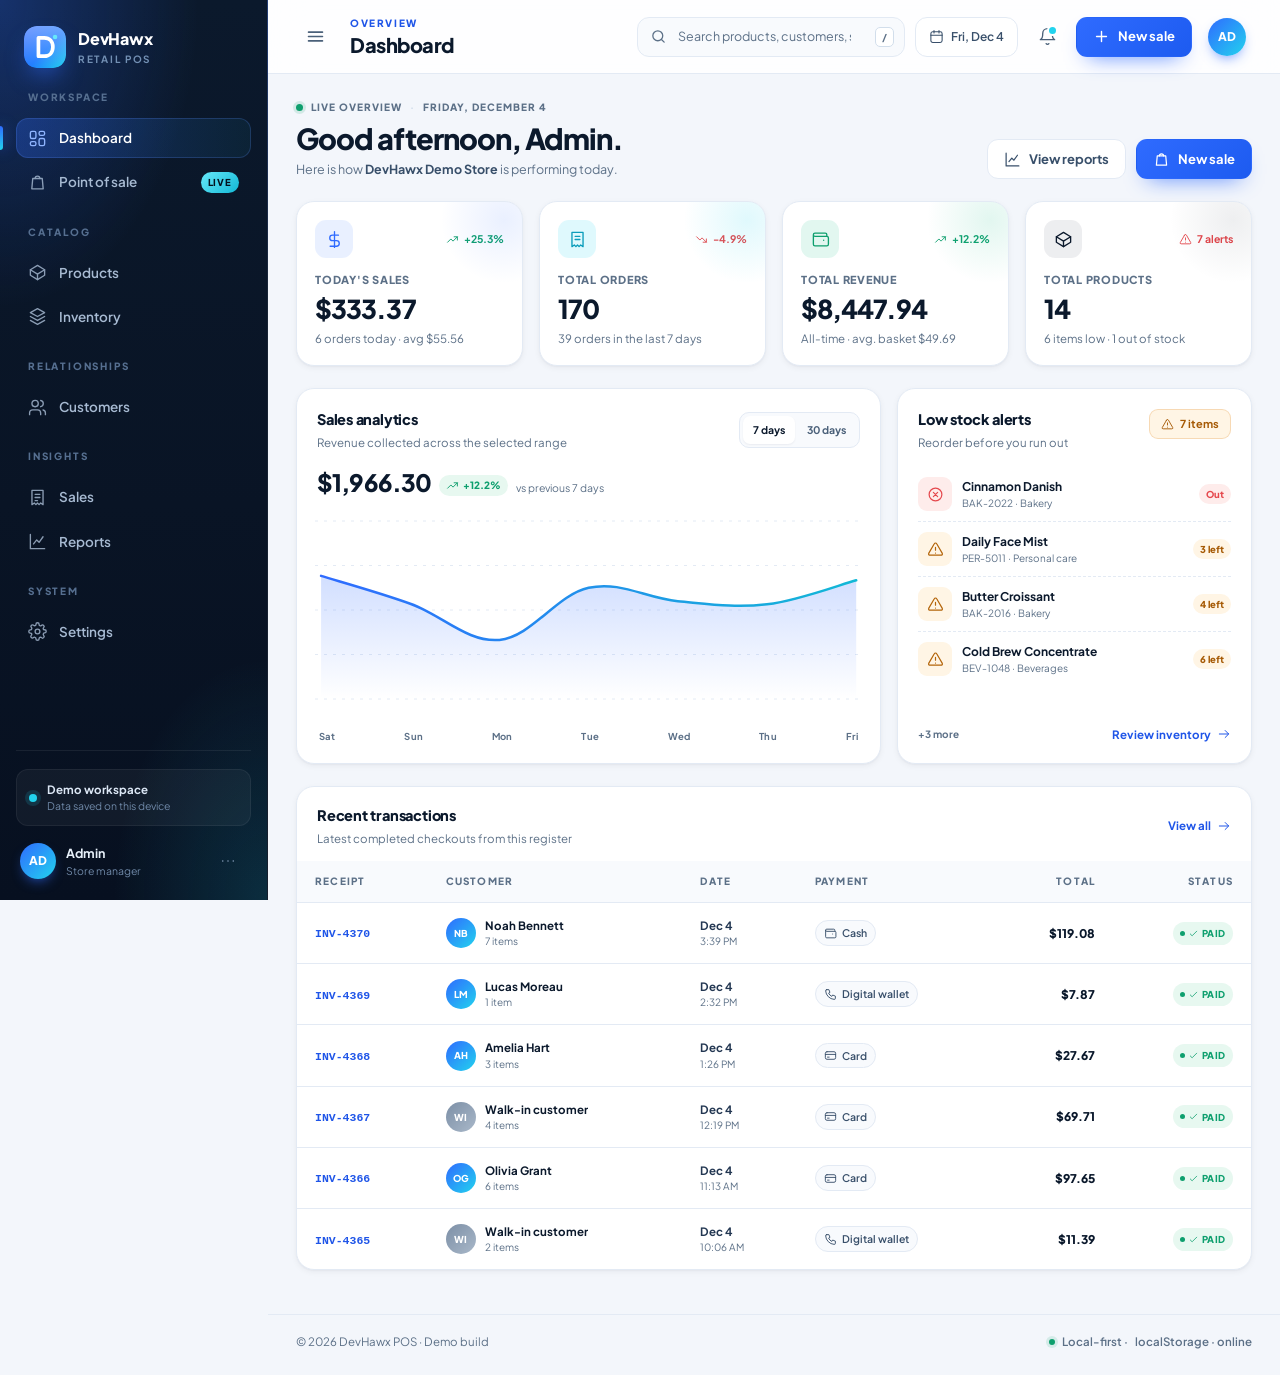
<file: index.html>
<!DOCTYPE html>
<html lang="en">
<head>
  <meta charset="UTF-8">
  <meta name="viewport" content="width=device-width, initial-scale=1">
  <meta name="description" content="DevHawx Retail POS — a lightweight, offline-first point of sale demo built with vanilla HTML, CSS and JavaScript.">
  <meta name="theme-color" content="#0B192C">
  <title>Dashboard · DevHawx POS</title>

  <link rel="icon" href="assets/icons/favicon.svg" type="image/svg+xml">
  <link rel="preconnect" href="https://fonts.googleapis.com">
  <link rel="preconnect" href="https://fonts.gstatic.com" crossorigin>
  <!-- The web font loads without blocking the first paint; the system stack is used until it arrives. -->
  <link rel="preload" as="style" href="https://fonts.googleapis.com/css2?family=Plus+Jakarta+Sans:wght@400;500;600;700;800&display=swap" onload="this.onload=null;this.rel='stylesheet'">
  <noscript><link rel="stylesheet" href="https://fonts.googleapis.com/css2?family=Plus+Jakarta+Sans:wght@400;500;600;700;800&display=swap"></noscript>

  <link rel="stylesheet" href="css/style.css">
  <link rel="stylesheet" href="css/responsive.css">
</head>
<body>
  <a class="skip-link" href="#app-content">Skip to main content</a>

  <div class="app-shell">
    <!-- ============ Sidebar ============ -->
    <aside class="sidebar" id="sidebar" aria-label="Primary navigation">
      <div class="sidebar-brand">
        <img class="brand-mark" src="assets/icons/logo-mark.svg" alt="" width="42" height="42">
        <div class="brand-text">
          <strong>DevHawx</strong>
          <span>Retail POS</span>
        </div>
        <button class="icon-btn sidebar-close" id="sidebar-close" type="button" aria-label="Close navigation">
          <svg class="icon" width="20" height="20" viewBox="0 0 24 24" fill="none" stroke="currentColor" stroke-width="1.8" stroke-linecap="round" aria-hidden="true"><path d="M6 6l12 12M18 6L6 18"/></svg>
        </button>
      </div>

      <nav class="sidebar-nav" id="app-nav"></nav>

      <div class="sidebar-footer">
        <div class="demo-card">
          <span class="demo-dot" aria-hidden="true"></span>
          <div>
            <strong>Demo workspace</strong>
            <span>Data saved on this device</span>
          </div>
        </div>
        <div class="sidebar-user">
          <span class="avatar" aria-hidden="true">AD</span>
          <div class="sidebar-user-info">
            <strong>Admin</strong>
            <span>Store manager</span>
          </div>
          <button class="icon-btn" id="sidebar-user-menu" type="button" aria-label="Open account settings">
            <svg class="icon" width="18" height="18" viewBox="0 0 24 24" fill="none" stroke="currentColor" stroke-width="2" stroke-linecap="round" aria-hidden="true"><path d="M5 12h.01M12 12h.01M19 12h.01"/></svg>
          </button>
        </div>
      </div>
    </aside>

    <div class="sidebar-scrim" id="sidebar-scrim" aria-hidden="true"></div>

    <!-- ============ Main application ============ -->
    <div class="app-main">
      <header class="topbar">
        <button class="icon-btn menu-btn" id="menu-btn" type="button" aria-label="Open navigation" aria-controls="sidebar" aria-expanded="false">
          <svg class="icon" width="21" height="21" viewBox="0 0 24 24" fill="none" stroke="currentColor" stroke-width="1.8" stroke-linecap="round" aria-hidden="true"><path d="M4 7h16M4 12h16M4 17h16"/></svg>
        </button>

        <div class="page-head">
          <p class="page-kicker" id="page-kicker">Overview</p>
          <h1 id="page-title">Dashboard</h1>
        </div>

        <div class="topbar-actions">
          <div class="search-wrap" id="search-wrap">
            <label class="search-box" for="global-search">
              <svg class="icon" width="17" height="17" viewBox="0 0 24 24" fill="none" stroke="currentColor" stroke-width="1.8" stroke-linecap="round" aria-hidden="true"><circle cx="11" cy="11" r="7"/><path d="m20 20-3.5-3.5"/></svg>
              <input id="global-search" type="search" placeholder="Search products, customers, sales…" autocomplete="off" aria-label="Search the workspace">
              <kbd class="kbd" aria-hidden="true">/</kbd>
            </label>
            <button class="icon-btn search-close" id="search-close" type="button" aria-label="Close search">
              <svg class="icon" width="20" height="20" viewBox="0 0 24 24" fill="none" stroke="currentColor" stroke-width="1.8" stroke-linecap="round" aria-hidden="true"><path d="M6 6l12 12M18 6L6 18"/></svg>
            </button>
            <div class="search-results" id="search-results" role="region" aria-label="Search results" hidden></div>
          </div>

          <button class="icon-btn search-toggle" id="search-toggle" type="button" aria-label="Open search" aria-expanded="false" aria-controls="search-wrap">
            <svg class="icon" width="19" height="19" viewBox="0 0 24 24" fill="none" stroke="currentColor" stroke-width="1.8" stroke-linecap="round" aria-hidden="true"><circle cx="11" cy="11" r="7"/><path d="m20 20-3.5-3.5"/></svg>
          </button>

          <span class="topbar-date" id="topbar-date"></span>

          <div class="popover-wrap">
            <button class="icon-btn has-dot" id="notifications-btn" type="button" aria-label="Notifications" aria-haspopup="dialog" aria-expanded="false" aria-controls="notifications-panel">
              <svg class="icon" width="19" height="19" viewBox="0 0 24 24" fill="none" stroke="currentColor" stroke-width="1.7" stroke-linecap="round" stroke-linejoin="round" aria-hidden="true"><path d="M18 8a6 6 0 1 0-12 0c0 7-3 8-3 8h18s-3-1-3-8"/><path d="M13.7 21a2 2 0 0 1-3.4 0"/></svg>
            </button>
            <div class="popover" id="notifications-panel" role="dialog" aria-label="Notifications" hidden></div>
          </div>

          <button class="btn btn-primary btn-new-sale" id="new-sale-btn" type="button">
            <svg class="icon" width="17" height="17" viewBox="0 0 24 24" fill="none" stroke="currentColor" stroke-width="2" stroke-linecap="round" aria-hidden="true"><path d="M12 5v14M5 12h14"/></svg>
            <span>New sale</span>
          </button>

          <div class="popover-wrap">
            <button class="topbar-user" id="topbar-user" type="button" aria-label="Open account menu" aria-haspopup="dialog" aria-expanded="false" aria-controls="profile-panel">
              <span class="avatar" aria-hidden="true">AD</span>
              <span class="sr-only">Account menu</span>
            </button>
            <div class="popover profile-popover" id="profile-panel" role="dialog" aria-label="Account menu" hidden></div>
          </div>
        </div>
      </header>

      <main class="content" id="app-content" tabindex="-1">
        <div class="view-root" id="view-root"></div>
      </main>

      <footer class="app-footer">
        <span>© <span id="year">2026</span> DevHawx POS · Demo build</span>
        <span class="footer-meta">
          <span class="footer-dot" aria-hidden="true"></span>
          Local-first · <span id="storage-status">localStorage</span>
        </span>
      </footer>
    </div>
  </div>

  <div class="toast-root" id="toast-root" role="status" aria-live="polite" aria-atomic="false"></div>
  <div class="modal-root" id="modal-root"></div>

  <!-- ============ Scripts (load order matters for the namespace) ============ -->
  <script src="js/storage.js" defer></script>
  <script src="js/app.js" defer></script>
  <script src="js/dashboard.js" defer></script>
  <script src="js/receipt.js" defer></script>
  <script src="js/products.js" defer></script>
  <script src="js/inventory.js" defer></script>
  <script src="js/pos.js" defer></script>
  <script src="js/customers.js" defer></script>
  <script src="js/sales.js" defer></script>
  <script src="js/reports.js" defer></script>
  <script src="js/settings.js" defer></script>
</body>
</html>
</file>
<file: css/style.css>
/* ==========================================================================
   DevHawx Retail POS — Global stylesheet
   Brand: navy #0B192C · electric blue · cyan · white
   Sections: 1 Tokens  2 Reset  3 Layout  4 Sidebar  5 Topbar  6 Buttons/forms
             7 Cards & stats  8 Dashboard  9 Tables  10 POS  11 Settings
             12 Toasts & modal  13 Utilities & motion
   ========================================================================== */

/* ---------- 1. Design tokens ---------- */
:root {
  --navy-950: #060E1A;
  --navy-900: #0B192C;
  --navy-800: #0E2136;
  --navy-700: #14304B;

  --blue-600: #1F55E8;
  --blue-500: #2F6BFF;
  --blue-400: #5B8CFF;
  --cyan-500: #12B8D6;
  --cyan-400: #22D3EE;
  --cyan-300: #67E8F9;

  --ink-900: #0B192C;
  --ink-700: #233752;
  --ink-600: #384F6A;
  --ink-500: #4A6079;
  --ink-400: #5C7087;

  --bg: #F3F6FB;
  --surface: #FFFFFF;
  --surface-soft: #F8FAFD;
  --line: #E3EAF4;
  --line-strong: #D2DEEB;

  --success: #0E9F6E;
  --success-soft: #E7F8F0;
  --warning: #D97706;
  --warning-soft: #FFF5E5;
  --danger: #E5484D;
  --danger-soft: #FEECEB;

  --radius-xs: 8px;
  --radius-sm: 12px;
  --radius-md: 16px;
  --radius-lg: 20px;
  --radius-xl: 26px;

  --shadow-xs: 0 1px 2px rgba(11, 25, 44, .06);
  --shadow-sm: 0 2px 6px rgba(11, 25, 44, .05), 0 1px 2px rgba(11, 25, 44, .04);
  --shadow-md: 0 14px 34px -16px rgba(11, 25, 44, .25);
  --shadow-lg: 0 28px 64px -24px rgba(11, 25, 44, .32);

  --sidebar-w: 268px;
  --topbar-h: 74px;
  --font: "Plus Jakarta Sans", "Segoe UI", system-ui, -apple-system, sans-serif;
  --ease: cubic-bezier(.4, 0, .2, 1);
}

/* ---------- 2. Reset & base ---------- */
*,
*::before,
*::after { box-sizing: border-box; }

* { margin: 0; }

html {
  -webkit-text-size-adjust: 100%;
  scroll-behavior: smooth;
}

body {
  min-height: 100vh;
  font-family: var(--font);
  font-size: 14px;
  line-height: 1.5;
  color: var(--ink-900);
  background: var(--bg);
  -webkit-font-smoothing: antialiased;
  text-rendering: optimizeLegibility;
}

body.nav-open { overflow: hidden; }

img,
svg { display: block; max-width: 100%; }

[hidden] { display: none !important; }

button,
input,
select,
textarea { font: inherit; color: inherit; }

button {
  border: 0;
  background: none;
  cursor: pointer;
}

a { color: inherit; text-decoration: none; }

ul,
ol { list-style: none; padding: 0; }

table { border-collapse: collapse; width: 100%; }

:focus-visible {
  outline: 2px solid var(--blue-500);
  outline-offset: 2px;
  border-radius: 4px;
}

::selection { background: rgba(47, 107, 255, .18); }

::-webkit-scrollbar { width: 10px; height: 10px; }
::-webkit-scrollbar-track { background: transparent; }
::-webkit-scrollbar-thumb {
  background: #C8D5E5;
  border: 3px solid var(--bg);
  border-radius: 99px;
}
::-webkit-scrollbar-thumb:hover { background: #AFC2D9; }

.icon { flex: none; }

.skip-link {
  position: fixed;
  top: -60px;
  left: 16px;
  z-index: 400;
  padding: 10px 16px;
  border-radius: 10px;
  background: var(--navy-900);
  color: #fff;
  font-size: 12px;
  font-weight: 700;
  transition: top .2s var(--ease);
}
.skip-link:focus { top: 14px; }

.sr-only {
  position: absolute;
  width: 1px;
  height: 1px;
  padding: 0;
  margin: -1px;
  overflow: hidden;
  clip: rect(0 0 0 0);
  white-space: nowrap;
  border: 0;
}

/* ---------- 3. Layout ---------- */
.app-shell { min-height: 100vh; }

.app-main {
  display: flex;
  flex-direction: column;
  min-height: 100vh;
  margin-left: var(--sidebar-w);
  transition: margin-left .3s var(--ease);
}

.content {
  flex: 1;
  width: 100%;
  max-width: 1600px;
  margin: 0 auto;
  padding: 26px 28px 44px;
}

.view { animation: viewIn .38s var(--ease) both; }

.app-footer {
  display: flex;
  align-items: center;
  justify-content: space-between;
  gap: 12px;
  width: 100%;
  max-width: 1600px;
  margin: 0 auto;
  padding: 18px 28px 24px;
  border-top: 1px solid var(--line);
  font-size: 11.5px;
  color: var(--ink-400);
}

.footer-meta {
  display: inline-flex;
  align-items: center;
  gap: 7px;
  font-weight: 600;
}

.footer-dot {
  width: 6px;
  height: 6px;
  border-radius: 50%;
  background: var(--success);
  box-shadow: 0 0 0 3px rgba(14, 159, 110, .13);
}

.sidebar-scrim {
  position: fixed;
  inset: 0;
  z-index: 75;
  background: rgba(6, 14, 26, .52);
  backdrop-filter: blur(2px);
  opacity: 0;
  visibility: hidden;
  transition: opacity .25s var(--ease), visibility .25s var(--ease);
}
body.nav-open .sidebar-scrim { opacity: 1; visibility: visible; }

/* ---------- 4. Sidebar ---------- */
.sidebar {
  position: fixed;
  inset: 0 auto 0 0;
  z-index: 80;
  display: flex;
  flex-direction: column;
  width: var(--sidebar-w);
  padding: 22px 16px 18px;
  overflow-x: hidden;
  overflow-y: auto;
  background:
    radial-gradient(120% 55% at 0% 0%, rgba(47, 107, 255, .30), transparent 62%),
    radial-gradient(90% 42% at 100% 100%, rgba(34, 211, 238, .15), transparent 64%),
    linear-gradient(180deg, #0B192C 0%, #091425 56%, #071020 100%);
  border-right: 1px solid rgba(255, 255, 255, .06);
  transition: transform .3s var(--ease);
}

.sidebar::-webkit-scrollbar { width: 6px; }
.sidebar::-webkit-scrollbar-thumb { background: rgba(255, 255, 255, .12); border: 0; }

.sidebar-brand {
  position: relative;
  display: flex;
  align-items: center;
  gap: 12px;
  padding: 4px 8px 22px;
}

.brand-mark {
  width: 42px;
  height: 42px;
  flex: none;
  border-radius: 13px;
  box-shadow: 0 12px 26px -10px rgba(47, 107, 255, .95);
}

.brand-text { display: flex; flex-direction: column; min-width: 0; }
.brand-text strong {
  font-size: 16px;
  font-weight: 800;
  letter-spacing: -.015em;
  color: #fff;
}
.brand-text span {
  margin-top: 1px;
  font-size: 10px;
  font-weight: 700;
  letter-spacing: .17em;
  text-transform: uppercase;
  color: #7390B4;
}

.sidebar-close { display: none; margin-left: auto; color: #9FB4CE; }

.sidebar-nav {
  display: flex;
  flex: 1;
  flex-direction: column;
  gap: 22px;
}

.nav-group { display: flex; flex-direction: column; gap: 4px; }

.nav-label {
  padding: 0 12px 9px;
  font-size: 10px;
  font-weight: 800;
  letter-spacing: .18em;
  text-transform: uppercase;
  color: #566F90;
}

.nav-link {
  position: relative;
  display: flex;
  align-items: center;
  gap: 12px;
  padding: 10px 12px;
  border-radius: 12px;
  font-size: 13.5px;
  font-weight: 600;
  color: #A7BAD2;
  white-space: nowrap;
  transition: background .18s var(--ease), color .18s var(--ease);
}

.nav-link .icon { opacity: .82; transition: opacity .18s, color .18s; }
.nav-link:hover { color: #fff; background: rgba(255, 255, 255, .055); }
.nav-link:hover .icon { opacity: 1; }

.nav-link.is-active {
  color: #fff;
  background: linear-gradient(90deg, rgba(47, 107, 255, .28), rgba(34, 211, 238, .06));
  box-shadow: inset 0 0 0 1px rgba(91, 140, 255, .22);
}
.nav-link.is-active .icon { opacity: 1; color: #8FB5FF; }
.nav-link.is-active::before {
  content: "";
  position: absolute;
  left: -16px;
  top: 50%;
  width: 3px;
  height: 24px;
  transform: translateY(-50%);
  border-radius: 0 4px 4px 0;
  background: linear-gradient(180deg, var(--blue-500), var(--cyan-400));
  box-shadow: 0 0 14px rgba(47, 107, 255, .85);
}

.nav-badge {
  margin-left: auto;
  padding: 3px 7px;
  border-radius: 99px;
  font-size: 9.5px;
  font-weight: 800;
  letter-spacing: .09em;
  text-transform: uppercase;
  color: #04121F;
  background: linear-gradient(135deg, var(--cyan-300), var(--cyan-500));
}

.sidebar-footer {
  display: flex;
  flex-direction: column;
  gap: 14px;
  margin-top: 26px;
  padding-top: 18px;
  border-top: 1px solid rgba(255, 255, 255, .07);
}

.demo-card {
  display: flex;
  align-items: center;
  gap: 10px;
  padding: 11px 12px;
  border: 1px solid rgba(255, 255, 255, .06);
  border-radius: 12px;
  background: rgba(255, 255, 255, .045);
}

.demo-dot {
  width: 8px;
  height: 8px;
  flex: none;
  border-radius: 50%;
  background: var(--cyan-400);
  box-shadow: 0 0 0 4px rgba(34, 211, 238, .14);
  animation: pulse 2.4s infinite;
}

.demo-card strong {
  display: block;
  font-size: 11.5px;
  font-weight: 700;
  color: #DCE7F5;
}
.demo-card span { display: block; font-size: 10.5px; color: #6F88A7; }

.sidebar-user { display: flex; align-items: center; gap: 10px; padding: 2px 4px; }
.sidebar-user-info { flex: 1; min-width: 0; }
.sidebar-user-info strong {
  display: block;
  font-size: 12.5px;
  font-weight: 700;
  color: #E8F1FA;
}
.sidebar-user-info span { display: block; font-size: 10.5px; color: #6F88A7; }
.sidebar-user .icon-btn { color: #8AA2BF; }

.avatar {
  display: grid;
  place-items: center;
  width: 36px;
  height: 36px;
  flex: none;
  border-radius: 50%;
  font-size: 12px;
  font-weight: 800;
  letter-spacing: .02em;
  color: #fff;
  background: linear-gradient(135deg, var(--blue-500), var(--cyan-400));
  box-shadow: 0 6px 14px -6px rgba(47, 107, 255, .9);
}

/* Desktop icon rail (state lives on .app-shell, persisted in preferences) */
@media (min-width: 901px) {
  .app-shell.is-collapsed { --sidebar-w: 88px; }

  .app-shell.is-collapsed .sidebar {
    padding: 20px 13px 16px;
    overflow: visible;
  }

  .app-shell.is-collapsed .sidebar-brand {
    flex-direction: column;
    gap: 10px;
    padding: 2px 0 20px;
  }

  .app-shell.is-collapsed .brand-text,
  .app-shell.is-collapsed .nav-link-label,
  .app-shell.is-collapsed .nav-badge,
  .app-shell.is-collapsed .demo-card,
  .app-shell.is-collapsed .sidebar-user-info,
  .app-shell.is-collapsed .sidebar-user .icon-btn { display: none; }

  .app-shell.is-collapsed .sidebar-nav { gap: 18px; }
  .app-shell.is-collapsed .nav-group { gap: 3px; }
  .app-shell.is-collapsed .nav-label {
    padding: 0 0 8px;
    font-size: 8.5px;
    letter-spacing: .1em;
    text-align: center;
    color: #4A6283;
  }

  .app-shell.is-collapsed .nav-link {
    justify-content: center;
    padding: 12px;
  }
  .app-shell.is-collapsed .nav-link.is-active::before { left: -13px; }

  .app-shell.is-collapsed .nav-link::after {
    content: attr(data-label);
    position: absolute;
    top: 50%;
    left: calc(100% + 12px);
    z-index: 90;
    padding: 7px 11px;
    border: 1px solid rgba(255, 255, 255, .1);
    border-radius: 8px;
    background: #0B192C;
    box-shadow: var(--shadow-md);
    font-size: 11.5px;
    font-weight: 600;
    letter-spacing: 0;
    color: #fff;
    white-space: nowrap;
    opacity: 0;
    pointer-events: none;
    transform: translateY(-50%) scale(.96);
    transform-origin: left center;
    transition: opacity .15s var(--ease), transform .15s var(--ease);
  }
  .app-shell.is-collapsed .nav-link:hover::after,
  .app-shell.is-collapsed .nav-link:focus-visible::after {
    opacity: 1;
    transform: translateY(-50%) scale(1);
  }

  .app-shell.is-collapsed .sidebar-footer { gap: 0; }
  .app-shell.is-collapsed .sidebar-user { justify-content: center; padding: 0; }
}

/* ---------- 5. Topbar ---------- */
.topbar {
  position: sticky;
  top: 0;
  z-index: 50;
  display: flex;
  align-items: center;
  gap: 16px;
  min-height: var(--topbar-h);
  padding: 0 28px;
  background: rgba(255, 255, 255, .86);
  backdrop-filter: blur(20px);
  -webkit-backdrop-filter: blur(20px);
  border-bottom: 1px solid var(--line);
}

.menu-btn { display: inline-flex; }

.page-head { min-width: 0; }
.page-kicker {
  margin-bottom: 2px;
  font-size: 10px;
  font-weight: 800;
  letter-spacing: .16em;
  text-transform: uppercase;
  color: var(--blue-600);
}
.page-head h1 {
  overflow: hidden;
  font-size: 20px;
  font-weight: 800;
  letter-spacing: -.025em;
  line-height: 1.2;
  text-overflow: ellipsis;
  white-space: nowrap;
}

.topbar-actions {
  display: flex;
  align-items: center;
  gap: 10px;
  margin-left: auto;
}

.icon-btn {
  display: inline-flex;
  align-items: center;
  justify-content: center;
  width: 38px;
  height: 38px;
  border: 1px solid transparent;
  border-radius: 11px;
  color: var(--ink-500);
  transition: background .18s var(--ease), color .18s var(--ease), border-color .18s var(--ease);
}
.icon-btn:hover {
  border-color: var(--line);
  background: var(--surface-soft);
  color: var(--ink-900);
}

.icon-btn.has-dot { position: relative; }
.icon-btn.has-dot::after {
  content: "";
  position: absolute;
  top: 8px;
  right: 9px;
  width: 7px;
  height: 7px;
  border-radius: 50%;
  background: var(--cyan-400);
  box-shadow: 0 0 0 2px #fff;
}

.search-box {
  display: flex;
  align-items: center;
  gap: 9px;
  width: 320px;
  max-width: 34vw;
  height: 40px;
  padding: 0 10px 0 12px;
  border: 1px solid var(--line);
  border-radius: 12px;
  background: var(--surface-soft);
  color: var(--ink-400);
  transition: background .18s var(--ease), border-color .18s var(--ease), box-shadow .18s var(--ease), color .18s var(--ease);
}
.search-box:focus-within {
  border-color: rgba(47, 107, 255, .45);
  background: #fff;
  color: var(--blue-500);
  box-shadow: 0 0 0 4px rgba(47, 107, 255, .1);
}
.search-box input {
  flex: 1;
  min-width: 0;
  border: 0;
  outline: none;
  background: transparent;
  font-size: 12.5px;
  color: var(--ink-900);
}
.search-box input::placeholder { color: var(--ink-400); }

.kbd {
  padding: 2px 6px;
  border: 1px solid var(--line-strong);
  border-radius: 5px;
  background: #fff;
  font-family: inherit;
  font-size: 10px;
  font-weight: 700;
  color: var(--ink-400);
  line-height: 1.4;
}

.topbar-date {
  display: inline-flex;
  align-items: center;
  height: 40px;
  padding: 0 13px;
  border: 1px solid var(--line);
  border-radius: 12px;
  background: #fff;
  font-size: 12px;
  font-weight: 600;
  color: var(--ink-600);
  white-space: nowrap;
}

.topbar-user { border-radius: 50%; transition: box-shadow .18s var(--ease); }
.topbar-user:hover { box-shadow: 0 0 0 3px rgba(47, 107, 255, .16); }
.topbar-user .avatar { width: 38px; height: 38px; }

/* Global search */
.search-wrap { position: relative; }
.search-toggle,
.search-close { display: none; }

.search-results {
  position: absolute;
  top: calc(100% + 10px);
  left: 0;
  z-index: 80;
  width: min(440px, 90vw);
  max-height: min(460px, 70vh);
  overflow-y: auto;
  padding: 8px;
  border: 1px solid var(--line);
  border-radius: 16px;
  background: #fff;
  box-shadow: var(--shadow-lg);
  animation: popIn .18s var(--ease);
}

.search-results-head {
  display: flex;
  align-items: center;
  justify-content: space-between;
  gap: 10px;
  padding: 8px 10px 6px;
  font-size: 9.5px;
  font-weight: 800;
  letter-spacing: .12em;
  text-transform: uppercase;
  color: var(--ink-400);
}

.search-count { letter-spacing: .06em; }
.search-result-list { display: flex; flex-direction: column; gap: 2px; }

.search-result {
  display: flex;
  align-items: center;
  gap: 10px;
  padding: 9px 10px;
  border-radius: 10px;
  transition: background .15s var(--ease);
}
.search-result:hover,
.search-result:focus-visible { background: var(--surface-soft); }

.search-result-icon {
  display: grid;
  place-items: center;
  width: 32px;
  height: 32px;
  flex: none;
  border-radius: 9px;
  background: rgba(47, 107, 255, .09);
  color: var(--blue-500);
}

.search-result-copy {
  display: flex;
  flex: 1;
  flex-direction: column;
  min-width: 0;
}
.search-result-copy strong {
  overflow: hidden;
  font-size: 12.5px;
  font-weight: 700;
  color: var(--ink-900);
  text-overflow: ellipsis;
  white-space: nowrap;
}
.search-result-copy span {
  overflow: hidden;
  font-size: 10.5px;
  color: var(--ink-400);
  text-overflow: ellipsis;
  white-space: nowrap;
}

.search-result-kind {
  flex: none;
  padding: 3px 6px;
  border: 1px solid var(--line);
  border-radius: 99px;
  background: var(--surface-soft);
  font-size: 9px;
  font-weight: 800;
  letter-spacing: .07em;
  text-transform: uppercase;
  color: var(--ink-400);
}

.search-empty {
  display: flex;
  flex-direction: column;
  align-items: center;
  gap: 4px;
  padding: 26px 18px;
  text-align: center;
  color: var(--ink-400);
}
.search-empty strong { font-size: 12.5px; color: var(--ink-700); }
.search-empty span { font-size: 11px; }

/* Topbar popovers */
.popover-wrap { position: relative; }

.popover {
  position: absolute;
  top: calc(100% + 10px);
  right: 0;
  z-index: 90;
  width: min(360px, calc(100vw - 24px));
  padding: 12px;
  border: 1px solid var(--line);
  border-radius: 16px;
  background: #fff;
  box-shadow: var(--shadow-lg);
  animation: popIn .18s var(--ease);
}

.profile-popover { width: min(292px, calc(100vw - 24px)); padding: 10px; }

.popover-head {
  display: flex;
  align-items: flex-start;
  justify-content: space-between;
  gap: 10px;
  padding: 4px 6px 10px;
}
.popover-head strong { display: block; font-size: 13.5px; font-weight: 800; letter-spacing: -.015em; }
.popover-head span { display: block; margin-top: 2px; font-size: 10.5px; color: var(--ink-400); }

.text-btn {
  padding: 4px 6px;
  border-radius: 6px;
  font-size: 10.5px;
  font-weight: 700;
  color: var(--blue-600);
  white-space: nowrap;
  transition: background .15s var(--ease);
}
.text-btn:hover { background: rgba(47, 107, 255, .08); }

.popover-list { display: flex; flex-direction: column; gap: 1px; }

.popover-item {
  display: flex;
  align-items: flex-start;
  gap: 10px;
  padding: 10px 8px;
  border-radius: 10px;
  transition: background .15s var(--ease);
}
.popover-item:hover { background: var(--surface-soft); }
.popover-item.is-unread { background: rgba(47, 107, 255, .045); }

.popover-icon {
  display: grid;
  place-items: center;
  width: 32px;
  height: 32px;
  flex: none;
  border-radius: 9px;
  background: var(--surface-soft);
  color: var(--ink-500);
}
.popover-icon.tone-success { background: var(--success-soft); color: var(--success); }
.popover-icon.tone-warning { background: var(--warning-soft); color: #B4650A; }
.popover-icon.tone-info { background: rgba(34, 211, 238, .13); color: #0B9DBB; }
.popover-icon.tone-neutral { background: rgba(11, 25, 44, .06); color: var(--ink-600); }

.popover-copy { display: flex; flex: 1; flex-direction: column; min-width: 0; gap: 1px; }
.popover-copy strong { font-size: 12px; font-weight: 700; color: var(--ink-900); }
.popover-copy span { font-size: 10.5px; line-height: 1.45; color: var(--ink-400); }

.popover-time {
  margin-top: 2px;
  font-size: 9.5px;
  font-weight: 600;
  color: var(--ink-400);
  white-space: nowrap;
}

.popover-foot { margin-top: 8px; padding: 10px 8px 2px; border-top: 1px solid var(--line); }
.popover-note { display: inline-flex; align-items: center; gap: 6px; font-size: 10.5px; color: var(--ink-400); }
.popover-empty {
  display: flex;
  flex-direction: column;
  align-items: center;
  gap: 6px;
  padding: 26px 12px;
  color: var(--ink-400);
  text-align: center;
}

.text-link {
  display: inline-flex;
  align-items: center;
  gap: 6px;
  font-size: 11.5px;
  font-weight: 700;
  color: var(--blue-600);
}
.text-link:hover { color: var(--blue-500); }
.text-link .icon { transition: transform .18s var(--ease); }
.text-link:hover .icon { transform: translateX(2px); }

.profile-head {
  display: flex;
  align-items: center;
  gap: 10px;
  padding: 8px 8px 12px;
  border-bottom: 1px solid var(--line);
}
.profile-head .avatar { width: 42px; height: 42px; font-size: 13px; }
.profile-copy { display: flex; flex-direction: column; min-width: 0; }
.profile-copy strong { font-size: 13px; font-weight: 800; }
.profile-copy span { font-size: 10.5px; color: var(--ink-500); }
.profile-copy small {
  overflow: hidden;
  font-size: 10px;
  color: var(--ink-400);
  text-overflow: ellipsis;
  white-space: nowrap;
}

.popover-menu {
  display: flex;
  flex-direction: column;
  gap: 1px;
  padding: 6px 0;
  border-bottom: 1px solid var(--line);
}
.popover-menu-danger { border-bottom: 0; }

.menu-item {
  display: flex;
  align-items: center;
  gap: 9px;
  width: 100%;
  padding: 9px 8px;
  border-radius: 9px;
  font-size: 12px;
  font-weight: 600;
  color: var(--ink-600);
  text-align: left;
  transition: background .15s var(--ease), color .15s var(--ease);
}
.menu-item:hover { background: var(--surface-soft); color: var(--ink-900); }
.menu-item.is-danger { color: var(--danger); }
.menu-item.is-danger:hover { background: var(--danger-soft); }
.menu-arrow { margin-left: auto; color: var(--ink-400); }

/* ---------- 6. Buttons & form controls ---------- */
.btn {
  display: inline-flex;
  align-items: center;
  justify-content: center;
  gap: 8px;
  height: 40px;
  padding: 0 16px;
  border: 1px solid transparent;
  border-radius: 11px;
  font-size: 13px;
  font-weight: 700;
  line-height: 1;
  white-space: nowrap;
  transition: background .18s var(--ease), border-color .18s var(--ease), color .18s var(--ease), box-shadow .18s var(--ease), transform .12s var(--ease);
}
.btn:active { transform: translateY(1px); }

.btn-primary {
  color: #fff;
  background: linear-gradient(135deg, var(--blue-500), #1D5BF0);
  box-shadow: 0 10px 22px -12px rgba(47, 107, 255, .95);
}
.btn-primary:hover {
  filter: brightness(1.04);
  box-shadow: 0 14px 28px -12px rgba(47, 107, 255, 1);
}

.btn-ghost {
  border-color: var(--line);
  background: #fff;
  color: var(--ink-600);
}
.btn-ghost:hover {
  border-color: var(--line-strong);
  background: var(--surface-soft);
  color: var(--ink-900);
}

.btn-danger { color: #fff; background: var(--danger); }
.btn-danger:hover { filter: brightness(1.05); }

.btn-block { width: 100%; }
.btn[disabled] { opacity: .55; cursor: not-allowed; box-shadow: none; }
.btn[disabled]:active { transform: none; }

.chip {
  display: inline-flex;
  align-items: center;
  gap: 6px;
  height: 30px;
  padding: 0 11px;
  border: 1px solid var(--line);
  border-radius: 9px;
  background: var(--surface-soft);
  font-size: 11px;
  font-weight: 700;
  color: var(--ink-600);
  white-space: nowrap;
}
.chip-muted { background: rgba(11, 25, 44, .04); color: var(--ink-500); }

.chip-btn {
  display: inline-flex;
  align-items: center;
  gap: 6px;
  height: 32px;
  padding: 0 13px;
  border: 1px solid var(--line);
  border-radius: 99px;
  background: #fff;
  font-size: 11.5px;
  font-weight: 700;
  color: var(--ink-500);
  transition: .18s var(--ease);
}
.chip-btn:hover { border-color: var(--line-strong); color: var(--ink-900); }
.chip-btn.is-active {
  border-color: var(--navy-900);
  background: var(--navy-900);
  color: #fff;
}

.field-search {
  display: flex;
  align-items: center;
  gap: 9px;
  min-width: 260px;
  height: 40px;
  padding: 0 13px;
  border: 1px solid var(--line);
  border-radius: 11px;
  background: #fff;
  color: var(--ink-400);
  transition: border-color .18s var(--ease), box-shadow .18s var(--ease);
}
.field-search:focus-within {
  border-color: rgba(47, 107, 255, .45);
  box-shadow: 0 0 0 4px rgba(47, 107, 255, .1);
}
.field-search input {
  flex: 1;
  min-width: 0;
  border: 0;
  outline: none;
  background: transparent;
  font-size: 12.5px;
  color: var(--ink-900);
}
.field-search input::placeholder { color: var(--ink-400); }

.view-toolbar {
  display: flex;
  align-items: center;
  justify-content: space-between;
  flex-wrap: wrap;
  gap: 12px;
  margin-bottom: 18px;
}
.toolbar-left,
.toolbar-right {
  display: flex;
  align-items: center;
  flex-wrap: wrap;
  gap: 10px;
}
.toolbar-count {
  font-size: 11px;
  font-weight: 700;
  color: var(--ink-400);
  white-space: nowrap;
}

.filter-select {
  position: relative;
  display: inline-flex;
  align-items: center;
  gap: 8px;
  height: 40px;
  padding: 0 12px;
  border: 1px solid var(--line);
  border-radius: 11px;
  background: #fff;
  color: var(--ink-400);
  transition: border-color .18s var(--ease), box-shadow .18s var(--ease);
}
.filter-select:hover { border-color: var(--line-strong); }
.filter-select:focus-within {
  border-color: rgba(47, 107, 255, .45);
  box-shadow: 0 0 0 4px rgba(47, 107, 255, .1);
}
.filter-select select {
  -webkit-appearance: none;
  appearance: none;
  max-width: 190px;
  padding: 0 14px 0 0;
  border: 0;
  outline: none;
  background: transparent;
  font-size: 12.5px;
  font-weight: 600;
  color: var(--ink-700);
  cursor: pointer;
}
.filter-chevron {
  position: absolute;
  top: 50%;
  right: 10px;
  transform: translateY(-50%);
  display: flex;
  pointer-events: none;
  color: var(--ink-400);
}

/* ---------- 7. Cards, stats & empty states ---------- */
.card {
  padding: 20px;
  border: 1px solid var(--line);
  border-radius: 18px;
  background: var(--surface);
  box-shadow: var(--shadow-sm);
}

.card-head {
  display: flex;
  align-items: flex-start;
  justify-content: space-between;
  gap: 14px;
  margin-bottom: 16px;
}
.card-head h3 { font-size: 14.5px; font-weight: 800; letter-spacing: -.015em; }
.card-head p { margin-top: 3px; font-size: 11.5px; color: var(--ink-400); }

.stat-grid {
  display: grid;
  grid-template-columns: repeat(4, minmax(0, 1fr));
  gap: 16px;
  margin-bottom: 22px;
}

.stat-card {
  position: relative;
  overflow: hidden;
  padding: 18px;
  border: 1px solid var(--line);
  border-radius: 18px;
  background: var(--surface);
  box-shadow: var(--shadow-sm);
  transition: transform .22s var(--ease), box-shadow .22s var(--ease), border-color .22s var(--ease);
}
.stat-card:hover {
  transform: translateY(-2px);
  border-color: var(--line-strong);
  box-shadow: var(--shadow-md);
}
.stat-card.is-link { display: block; color: inherit; }
.stat-card.is-link:focus-visible { outline-offset: 3px; }
.stat-card::after {
  content: "";
  position: absolute;
  top: -46px;
  right: -46px;
  width: 128px;
  height: 128px;
  border-radius: 50%;
  background: radial-gradient(circle, var(--tone-soft, rgba(47, 107, 255, .12)), transparent 70%);
  pointer-events: none;
}

.stat-card-top {
  display: flex;
  align-items: center;
  justify-content: space-between;
  gap: 10px;
  margin-bottom: 14px;
}

.stat-icon {
  display: grid;
  place-items: center;
  width: 38px;
  height: 38px;
  border-radius: 11px;
  background: var(--tone-soft, rgba(47, 107, 255, .1));
  color: var(--tone, var(--blue-500));
}

.stat-trend {
  display: inline-flex;
  align-items: center;
  gap: 5px;
  font-size: 10.5px;
  font-weight: 700;
  color: var(--ink-400);
}
.stat-trend.trend-up { color: var(--success); }
.stat-trend.trend-down { color: var(--danger); }
.stat-trend.trend-neutral { color: var(--ink-400); }
.stat-trend.trend-flat { color: var(--warning); }

.stat-label {
  font-size: 11px;
  font-weight: 800;
  letter-spacing: .07em;
  text-transform: uppercase;
  color: var(--ink-400);
}
.stat-value {
  margin: 4px 0 6px;
  font-size: 26px;
  font-weight: 800;
  letter-spacing: -.035em;
  color: var(--ink-900);
  line-height: 1.2;
}
.stat-hint { font-size: 11.5px; color: var(--ink-400); }

.tone-blue { --tone: #2F6BFF; --tone-soft: rgba(47, 107, 255, .10); }
.tone-cyan { --tone: #0B9DBB; --tone-soft: rgba(34, 211, 238, .14); }
.tone-navy { --tone: #0B192C; --tone-soft: rgba(11, 25, 44, .07); }
.tone-emerald { --tone: #0E9F6E; --tone-soft: rgba(16, 185, 129, .12); }
.tone-amber { --tone: #C2740A; --tone-soft: rgba(247, 144, 9, .14); }

.empty-state {
  display: flex;
  flex-direction: column;
  align-items: center;
  gap: 6px;
  padding: 36px 24px;
  text-align: center;
}
.empty-icon {
  display: grid;
  place-items: center;
  width: 56px;
  height: 56px;
  margin-bottom: 8px;
  border-radius: 16px;
  background: linear-gradient(135deg, rgba(47, 107, 255, .10), rgba(34, 211, 238, .16));
  color: var(--blue-500);
}
.empty-state h3 { font-size: 14px; font-weight: 800; letter-spacing: -.015em; }
.empty-state p {
  max-width: 46ch;
  font-size: 12px;
  line-height: 1.6;
  color: var(--ink-400);
}
.empty-state .btn { margin-top: 12px; }
.empty-state.is-compact { padding: 26px 16px; }

/* ---------- 8. Dashboard ---------- */
.dash-intro {
  display: flex;
  align-items: flex-end;
  justify-content: space-between;
  gap: 24px;
  margin-bottom: 22px;
}
.dash-intro-copy { min-width: 0; }

.dash-eyebrow {
  display: flex;
  align-items: center;
  flex-wrap: wrap;
  gap: 8px;
  font-size: 10px;
  font-weight: 800;
  letter-spacing: .1em;
  text-transform: uppercase;
  color: var(--ink-400);
}
.dash-eyebrow .dash-sep { color: var(--line-strong); }

.live-dot {
  width: 7px;
  height: 7px;
  flex: none;
  border-radius: 50%;
  background: var(--success);
  box-shadow: 0 0 0 3px rgba(14, 159, 110, .14);
  animation: pulseGreen 2.4s infinite;
}

.dash-intro h2 {
  margin: 7px 0 5px;
  font-size: clamp(22px, 2.5vw, 29px);
  font-weight: 800;
  letter-spacing: -.035em;
  line-height: 1.15;
}
.dash-intro-copy > p:last-child { font-size: 12.5px; color: var(--ink-400); }
.dash-intro-copy > p strong { font-weight: 700; color: var(--ink-600); }

.dash-actions { display: flex; flex: none; flex-wrap: wrap; gap: 10px; }

.dashboard-grid {
  display: grid;
  grid-template-columns: minmax(0, 1.65fr) minmax(300px, 1fr);
  gap: 16px;
  margin-bottom: 22px;
}

/* Sales analytics chart */
.chart-card { display: flex; flex-direction: column; }
.chart-head { align-items: center; }

.range-toggle {
  display: inline-flex;
  gap: 2px;
  padding: 3px;
  border: 1px solid var(--line);
  border-radius: 10px;
  background: var(--surface-soft);
}
.range-btn {
  height: 28px;
  padding: 0 10px;
  border-radius: 7px;
  font-size: 10.5px;
  font-weight: 700;
  color: var(--ink-500);
  transition: background .15s var(--ease), color .15s var(--ease), box-shadow .15s var(--ease);
}
.range-btn:hover { color: var(--ink-900); }
.range-btn.is-active {
  background: #fff;
  color: var(--ink-900);
  box-shadow: var(--shadow-xs);
}

.chart-summary {
  display: flex;
  align-items: baseline;
  flex-wrap: wrap;
  gap: 8px;
  margin: 2px 0 6px;
}
.chart-summary strong {
  font-size: 24px;
  font-weight: 800;
  letter-spacing: -.035em;
  line-height: 1.15;
}
.chart-summary-note { font-size: 10.5px; color: var(--ink-400); }

.trend-chip {
  display: inline-flex;
  align-items: center;
  gap: 4px;
  padding: 3px 7px;
  border-radius: 99px;
  font-size: 10px;
  font-weight: 800;
}
.trend-chip.trend-up { background: var(--success-soft); color: var(--success); }
.trend-chip.trend-down { background: var(--danger-soft); color: var(--danger); }
.trend-chip.trend-neutral { background: rgba(11, 25, 44, .05); color: var(--ink-500); }

.chart-body { position: relative; margin: 4px -2px 0; }
.chart-svg { width: 100%; height: 220px; }

.chart-grid-line {
  stroke: var(--line);
  stroke-width: 1;
  stroke-dasharray: 3 6;
  vector-effect: non-scaling-stroke;
}
.chart-area { pointer-events: none; }
.chart-line {
  fill: none;
  stroke-width: 2.5;
  stroke-linecap: round;
  stroke-linejoin: round;
  vector-effect: non-scaling-stroke;
}

.chart-hover-line {
  position: absolute;
  top: 8px;
  bottom: 10px;
  width: 1px;
  background: rgba(47, 107, 255, .28);
  pointer-events: none;
  transform: translateX(-.5px);
}
.chart-hover-dot {
  position: absolute;
  width: 10px;
  height: 10px;
  border: 2.5px solid var(--blue-500);
  border-radius: 50%;
  background: #fff;
  box-shadow: 0 0 0 4px rgba(47, 107, 255, .14);
  pointer-events: none;
  transform: translate(-50%, -50%);
}
.chart-tooltip {
  position: absolute;
  z-index: 2;
  display: flex;
  flex-direction: column;
  gap: 2px;
  padding: 8px 11px;
  border-radius: 10px;
  background: var(--navy-900);
  box-shadow: var(--shadow-md);
  color: #fff;
  white-space: nowrap;
  pointer-events: none;
}
.chart-tooltip strong { font-size: 12.5px; font-weight: 800; }
.chart-tooltip span { font-size: 9.5px; color: #9FB4CE; }

.chart-x {
  display: flex;
  justify-content: space-between;
  gap: 8px;
  padding: 6px 2px 0;
  font-size: 9.5px;
  font-weight: 700;
  letter-spacing: .02em;
  color: var(--ink-400);
}

/* Low stock watchlist */
.low-stock-card { display: flex; flex-direction: column; }
.chip-warning {
  border-color: rgba(217, 119, 6, .22);
  background: var(--warning-soft);
  color: #A65A05;
}

.low-stock-list { display: flex; flex: 1; flex-direction: column; }
.low-stock-item {
  display: flex;
  align-items: center;
  gap: 10px;
  padding: 10px 0;
  border-bottom: 1px dashed var(--line);
}
.low-stock-item:last-child { border-bottom: 0; }

.low-stock-thumb {
  display: grid;
  place-items: center;
  width: 34px;
  height: 34px;
  flex: none;
  border-radius: 9px;
  background: var(--warning-soft);
  color: #B4650A;
}
.low-stock-thumb.is-out { background: var(--danger-soft); color: var(--danger); }

.low-stock-copy { display: flex; flex: 1; flex-direction: column; min-width: 0; }
.low-stock-copy strong {
  overflow: hidden;
  font-size: 12px;
  font-weight: 700;
  text-overflow: ellipsis;
  white-space: nowrap;
}
.low-stock-copy span {
  overflow: hidden;
  font-size: 10px;
  color: var(--ink-400);
  text-overflow: ellipsis;
  white-space: nowrap;
}

.stock-pill {
  flex: none;
  padding: 3px 7px;
  border-radius: 99px;
  background: var(--warning-soft);
  font-size: 9.5px;
  font-weight: 800;
  color: #A65A05;
}
.stock-pill.is-out { background: var(--danger-soft); color: var(--danger); }

.low-stock-foot {
  display: flex;
  align-items: center;
  justify-content: space-between;
  gap: 10px;
  margin-top: auto;
  padding-top: 12px;
}
.low-stock-more { font-size: 10px; font-weight: 700; color: var(--ink-400); }

/* ---------- 9. Tables ---------- */
.table-card { padding: 0; overflow: hidden; }
.table-wrap { overflow-x: auto; }
.data-table { min-width: 760px; font-size: 12.5px; }
.data-table th {
  padding: 13px 18px;
  border-bottom: 1px solid var(--line);
  background: var(--surface-soft);
  font-size: 10px;
  font-weight: 800;
  letter-spacing: .12em;
  text-transform: uppercase;
  text-align: left;
  color: var(--ink-400);
  white-space: nowrap;
}
.data-table td {
  padding: 14px 18px;
  border-bottom: 1px solid var(--line);
  color: var(--ink-600);
  vertical-align: middle;
}
.data-table tbody tr:last-child td { border-bottom: 0; }
.data-table tbody tr:hover { background: #FBFCFE; }
.align-right { text-align: right !important; }
.table-empty { padding: 0 !important; background: #fff; }
.table-empty:hover { background: #fff !important; }

.table-card-head {
  align-items: center;
  padding: 18px 20px 0;
  margin-bottom: 14px;
}
.recent-table { min-width: 820px; }

/* Product catalog */
.products-table { min-width: 960px; }
.product-cell { display: flex; align-items: center; gap: 10px; }
.product-avatar {
  display: grid;
  place-items: center;
  flex: none;
  width: 34px;
  height: 34px;
  border-radius: 10px;
  background: linear-gradient(135deg, rgba(47, 107, 255, .14), rgba(34, 211, 238, .18));
  color: var(--blue-600);
  font-size: 12px;
  font-weight: 800;
}
.product-copy {
  display: flex;
  flex-direction: column;
  gap: 1px;
  min-width: 0;
}
.product-copy strong {
  font-size: 12.5px;
  font-weight: 700;
  color: var(--ink-900);
  white-space: nowrap;
}
.product-copy small {
  display: flex;
  align-items: center;
  gap: 4px;
  font-size: 10px;
  color: var(--ink-400);
  white-space: nowrap;
}
.product-copy small .icon { color: var(--ink-400); }
.sku-code {
  display: inline-block;
  padding: 3px 7px;
  border-radius: 6px;
  background: var(--surface-soft);
  font-family: ui-monospace, "SFMono-Regular", Menlo, Consolas, monospace;
  font-size: 10.5px;
  color: var(--ink-500);
  white-space: nowrap;
}
.category-chip {
  display: inline-flex;
  align-items: center;
  gap: 6px;
  height: 24px;
  padding: 0 9px;
  border: 1px solid var(--line);
  border-radius: 99px;
  background: #fff;
  font-size: 10.5px;
  font-weight: 700;
  color: var(--ink-600);
  white-space: nowrap;
}
.category-dot {
  flex: none;
  width: 6px;
  height: 6px;
  border-radius: 50%;
  background: var(--blue-500);
}
.price-cell {
  font-variant-numeric: tabular-nums;
  font-weight: 600;
  color: var(--ink-600);
  white-space: nowrap;
}
.price-cell.is-price { font-weight: 800; color: var(--ink-900); }
.stock-value {
  display: inline-flex;
  align-items: center;
  justify-content: flex-end;
  gap: 6px;
  font-variant-numeric: tabular-nums;
  font-weight: 700;
  color: var(--ink-900);
}
.stock-value.is-low { color: var(--warning); }
.stock-value.is-out { color: var(--danger); }
.stock-flag {
  padding: 2px 5px;
  border-radius: 99px;
  background: currentColor;
  font-size: 8px;
  font-weight: 800;
  letter-spacing: .06em;
  line-height: 1.3;
  text-transform: uppercase;
  color: #fff;
}
.stock-value.is-low .stock-flag { background: var(--warning-soft); color: var(--warning); }
.stock-value.is-out .stock-flag { background: var(--danger-soft); color: var(--danger); }
.status-pill {
  display: inline-flex;
  align-items: center;
  gap: 5px;
  height: 23px;
  padding: 0 9px;
  border-radius: 99px;
  font-size: 9.5px;
  font-weight: 800;
  letter-spacing: .06em;
  text-transform: uppercase;
  white-space: nowrap;
}
.status-pill::before {
  content: "";
  width: 5px;
  height: 5px;
  border-radius: 50%;
  background: currentColor;
}
.status-active { background: var(--success-soft); color: var(--success); }
.status-draft { background: var(--warning-soft); color: var(--warning); }
.status-archived { background: rgba(11, 25, 44, .06); color: var(--ink-400); }
.cell-actions { width: 92px; }
.row-actions { display: flex; align-items: center; justify-content: flex-end; gap: 3px; }
.row-action {
  width: 30px;
  height: 30px;
  border-radius: 8px;
  color: var(--ink-400);
}
.row-action:hover { color: var(--ink-900); }
.row-action.is-danger:hover {
  border-color: rgba(229, 72, 77, .2);
  background: var(--danger-soft);
  color: var(--danger);
}

/* Inventory */
.inventory-grid {
  display: grid;
  grid-template-columns: minmax(0, 1.65fr) minmax(0, 1fr);
  gap: 16px;
  align-items: start;
  margin-bottom: 16px;
}
.inventory-side { display: flex; flex-direction: column; gap: 16px; }
.out-stock-card { display: flex; flex-direction: column; }
.chip-danger {
  border-color: rgba(229, 72, 77, .22);
  background: var(--danger-soft);
  color: #B23237;
}
.inventory-table { min-width: 780px; }
.reorder-cell {
  font-variant-numeric: tabular-nums;
  font-size: 11.5px;
  color: var(--ink-500);
}
.stock-status {
  display: inline-flex;
  align-items: center;
  gap: 5px;
  height: 23px;
  padding: 0 9px;
  border-radius: 99px;
  font-size: 9.5px;
  font-weight: 800;
  letter-spacing: .06em;
  text-transform: uppercase;
  white-space: nowrap;
}
.stock-status.is-ok { background: var(--success-soft); color: var(--success); }
.stock-status.is-low { background: var(--warning-soft); color: #A65A05; }
.stock-status.is-out { background: var(--danger-soft); color: var(--danger); }
.stock-alert-item {
  display: flex;
  align-items: center;
  gap: 10px;
  padding: 10px 0;
  border-bottom: 1px dashed var(--line);
}
.stock-alert-item:last-child { border-bottom: 0; }
.stock-alert-action {
  flex: none;
  height: 30px;
  padding: 0 11px;
  border-radius: 9px;
  font-size: 11px;
}
.movement-table { min-width: 840px; }
.movement-type {
  display: inline-flex;
  align-items: center;
  height: 23px;
  padding: 0 9px;
  border-radius: 99px;
  font-size: 9.5px;
  font-weight: 800;
  letter-spacing: .05em;
  text-transform: uppercase;
  white-space: nowrap;
}
.movement-type.is-in { background: var(--success-soft); color: var(--success); }
.movement-type.is-out { background: var(--danger-soft); color: var(--danger); }
.movement-type.is-adjust { background: var(--warning-soft); color: #A65A05; }
.movement-type.is-synced { background: rgba(47, 107, 255, .1); color: var(--blue-600); }
.movement-change {
  font-variant-numeric: tabular-nums;
  font-weight: 800;
}
.movement-change.is-in { color: var(--success); }
.movement-change.is-out { color: var(--danger); }
.movement-change.is-flat { color: var(--ink-400); }
.movement-stock {
  font-variant-numeric: tabular-nums;
  font-weight: 700;
  color: var(--ink-600);
}
.movement-note { font-size: 11.5px; color: var(--ink-500); }
.movement-more {
  padding: 12px 20px 16px;
  border-top: 1px dashed var(--line);
  font-size: 10.5px;
  font-weight: 700;
  color: var(--ink-400);
}
.stock-preview {
  grid-column: 1 / -1;
  display: flex;
  align-items: center;
  gap: 10px;
  padding: 11px 13px;
  border: 1px solid var(--line);
  border-radius: 12px;
  background: var(--surface-soft);
  font-size: 11.5px;
  color: var(--ink-500);
}
.stock-preview strong { font-size: 13px; font-weight: 800; color: var(--ink-900); }
.stock-preview-from { margin-left: auto; font-size: 10.5px; color: var(--ink-400); }
.stock-preview.is-invalid {
  border-color: rgba(229, 72, 77, .4);
  background: var(--danger-soft);
  color: #8F2A2E;
}
.stock-preview.is-invalid strong { color: #8F2A2E; }

.receipt-code {
  font-family: ui-monospace, "SFMono-Regular", Menlo, Consolas, monospace;
  font-size: 11.5px;
  font-weight: 700;
  color: var(--blue-600);
}
.receipt-code:hover { text-decoration: underline; }

.customer-cell { display: flex; align-items: center; gap: 9px; min-width: 0; }
.mini-avatar {
  display: grid;
  place-items: center;
  width: 30px;
  height: 30px;
  flex: none;
  border-radius: 50%;
  background: linear-gradient(135deg, var(--blue-500), var(--cyan-400));
  font-size: 9.5px;
  font-weight: 800;
  color: #fff;
}
.mini-avatar.is-walk-in { background: linear-gradient(135deg, #7C8FA6, #A9B8C9); }

.customer-copy { display: flex; flex-direction: column; min-width: 0; }
.customer-copy strong {
  overflow: hidden;
  max-width: 170px;
  font-size: 11.5px;
  font-weight: 700;
  color: var(--ink-900);
  text-overflow: ellipsis;
  white-space: nowrap;
}
.customer-copy span { font-size: 10px; color: var(--ink-400); }

.date-cell { display: flex; flex-direction: column; }
.date-cell strong { font-size: 11.5px; font-weight: 700; color: var(--ink-700); }
.date-cell span { font-size: 10px; color: var(--ink-400); }

.payment-pill {
  display: inline-flex;
  align-items: center;
  gap: 5px;
  padding: 4px 8px;
  border: 1px solid var(--line);
  border-radius: 99px;
  background: var(--surface-soft);
  font-size: 10.5px;
  font-weight: 600;
  color: var(--ink-600);
  white-space: nowrap;
}

.amount-cell { font-size: 12px; font-weight: 800; color: var(--ink-900); }

.status-pill {
  display: inline-flex;
  align-items: center;
  gap: 3px;
  padding: 3px 7px;
  border-radius: 99px;
  background: var(--success-soft);
  font-size: 9.5px;
  font-weight: 800;
  color: var(--success);
}

/* ---------- Customers ---------- */
.customers-table { min-width: 940px; }
.customer-phone,
.customer-email {
  display: inline-block;
  font-size: 12px;
  color: var(--ink-600);
  white-space: nowrap;
}
.customer-email { color: var(--ink-500); }
.stat-number {
  font-variant-numeric: tabular-nums;
  font-weight: 700;
  color: var(--ink-900);
}
.customer-detail { display: flex; flex-direction: column; gap: 16px; }
.customer-stats {
  display: grid;
  grid-template-columns: repeat(4, minmax(0, 1fr));
  gap: 10px;
}
.customer-stat {
  display: flex;
  flex-direction: column;
  gap: 3px;
  padding: 12px;
  border: 1px solid var(--line);
  border-radius: 12px;
  background: var(--surface-soft);
}
.customer-stat span {
  font-size: 9.5px;
  font-weight: 800;
  letter-spacing: .07em;
  text-transform: uppercase;
  color: var(--ink-400);
}
.customer-stat strong {
  font-size: 15px;
  font-weight: 800;
  color: var(--ink-900);
  font-variant-numeric: tabular-nums;
}
.customer-contact {
  display: grid;
  grid-template-columns: repeat(3, minmax(0, 1fr));
  gap: 12px;
  padding: 12px 14px;
  border: 1px solid var(--line);
  border-radius: 12px;
}
.customer-contact div { display: flex; flex-direction: column; gap: 2px; min-width: 0; }
.customer-contact span {
  font-size: 9.5px;
  font-weight: 800;
  letter-spacing: .07em;
  text-transform: uppercase;
  color: var(--ink-400);
}
.customer-contact strong {
  overflow: hidden;
  font-size: 12.5px;
  font-weight: 700;
  color: var(--ink-900);
  text-overflow: ellipsis;
  white-space: nowrap;
}
.detail-title {
  font-size: 10.5px;
  font-weight: 800;
  letter-spacing: .07em;
  text-transform: uppercase;
  color: var(--ink-500);
}
.detail-table { min-width: 480px; }
.receipt-link { padding: 0; font-size: 11.5px; }
.detail-actions {
  display: flex;
  justify-content: flex-end;
  gap: 8px;
  margin-top: 14px;
}

/* ---------- Sales ---------- */
.sales-table { min-width: 900px; }
.sale-receipt {
  display: block;
  font-family: ui-monospace, "SFMono-Regular", Menlo, Consolas, monospace;
  font-size: 11.5px;
  font-weight: 700;
  color: var(--blue-600);
}
.sale-transaction {
  display: block;
  font-family: ui-monospace, "SFMono-Regular", Menlo, Consolas, monospace;
  font-size: 9.5px;
  color: var(--ink-400);
}
.sale-customer {
  display: inline-block;
  max-width: 190px;
  overflow: hidden;
  font-size: 12px;
  color: var(--ink-600);
  text-overflow: ellipsis;
  white-space: nowrap;
}
.sale-item-name {
  display: block;
  font-size: 12px;
  font-weight: 700;
  color: var(--ink-900);
}
.sale-item-sku {
  display: block;
  font-family: ui-monospace, "SFMono-Regular", Menlo, Consolas, monospace;
  font-size: 9.5px;
  color: var(--ink-400);
}

/* ---------- 10. POS ---------- */
.pos-layout {
  display: grid;
  grid-template-columns: minmax(0, 1fr) 358px;
  gap: 16px;
  align-items: start;
}

.pos-catalog {
  display: flex;
  flex-direction: column;
  gap: 14px;
  min-height: 540px;
}
.pos-catalog .field-search { width: 100%; min-width: 0; }
.chip-row { display: flex; flex-wrap: wrap; gap: 8px; }

.pos-empty {
  display: grid;
  place-items: center;
  flex: 1;
  min-height: 340px;
  border: 1.5px dashed var(--line-strong);
  border-radius: 14px;
  background: var(--surface-soft);
}

.pos-cart {
  position: sticky;
  top: calc(var(--topbar-h) + 16px);
  display: flex;
  flex-direction: column;
  min-height: 540px;
}
.cart-head {
  display: flex;
  align-items: center;
  justify-content: space-between;
  gap: 10px;
  padding-bottom: 14px;
  border-bottom: 1px solid var(--line);
}
.cart-head h3 { font-size: 14.5px; font-weight: 800; }
.cart-empty {
  display: flex;
  flex: 1;
  flex-direction: column;
  align-items: center;
  justify-content: center;
  gap: 8px;
  padding: 24px 10px;
  text-align: center;
  color: var(--ink-400);
}
.cart-empty p { max-width: 24ch; font-size: 11.5px; line-height: 1.5; }
.cart-totals {
  display: flex;
  flex-direction: column;
  gap: 8px;
  margin-top: 14px;
  padding-top: 14px;
  border-top: 1px dashed var(--line-strong);
}
.cart-row {
  display: flex;
  justify-content: space-between;
  gap: 12px;
  font-size: 12.5px;
  color: var(--ink-500);
}
.cart-row.total {
  margin-top: 4px;
  padding-top: 10px;
  border-top: 1px solid var(--line);
  font-size: 15px;
  font-weight: 800;
  color: var(--ink-900);
}
.cart-actions {
  display: flex;
  flex-direction: column;
  gap: 8px;
  margin-top: 14px;
}

/* POS terminal */
.pos-search-row {
  display: flex;
  align-items: center;
  gap: 12px;
}
.pos-search-row .field-search { flex: 1; width: auto; }
.pos-result-count {
  flex: none;
  font-size: 11px;
  font-weight: 700;
  color: var(--ink-400);
  white-space: nowrap;
}
.pos-grid {
  display: grid;
  grid-template-columns: repeat(auto-fill, minmax(170px, 1fr));
  gap: 10px;
}
.pos-tile {
  display: flex;
  flex-direction: column;
  gap: 6px;
  min-height: 116px;
  padding: 12px;
  border: 1px solid var(--line);
  border-radius: 14px;
  background: #fff;
  text-align: left;
  transition: border-color .16s var(--ease), box-shadow .16s var(--ease), transform .12s var(--ease);
}
.pos-tile:hover {
  border-color: rgba(47, 107, 255, .45);
  box-shadow: 0 12px 24px -18px rgba(47, 107, 255, .85);
  transform: translateY(-1px);
}
.pos-tile:active { transform: translateY(0); }
.pos-tile.is-disabled {
  opacity: .5;
  cursor: not-allowed;
  background: var(--surface-soft);
}
.pos-tile.is-disabled:hover {
  border-color: var(--line);
  box-shadow: none;
  transform: none;
}
.pos-tile.is-added {
  border-color: var(--blue-500);
  box-shadow: 0 0 0 3px rgba(47, 107, 255, .14);
}
.pos-tile-top {
  display: flex;
  align-items: flex-start;
  justify-content: space-between;
  gap: 8px;
}
.pos-tile-name {
  font-size: 12.5px;
  font-weight: 700;
  line-height: 1.35;
  color: var(--ink-900);
}
.pos-tile-stock {
  flex: none;
  padding: 2px 6px;
  border-radius: 99px;
  background: var(--surface-soft);
  font-size: 8.5px;
  font-weight: 800;
  letter-spacing: .05em;
  text-transform: uppercase;
  color: var(--ink-500);
}
.pos-tile-stock.is-low { background: var(--warning-soft); color: #A65A05; }
.pos-tile-stock.is-out { background: var(--danger-soft); color: var(--danger); }
.pos-tile-sku {
  font-family: ui-monospace, "SFMono-Regular", Menlo, Consolas, monospace;
  font-size: 9.5px;
  color: var(--ink-400);
}
.pos-tile-foot {
  display: flex;
  align-items: center;
  justify-content: space-between;
  gap: 8px;
  margin-top: auto;
  padding-top: 4px;
}
.pos-tile-price {
  font-size: 14px;
  font-weight: 800;
  color: var(--ink-900);
}
.pos-tile-add {
  display: grid;
  place-items: center;
  width: 26px;
  height: 26px;
  border-radius: 8px;
  background: rgba(47, 107, 255, .12);
  color: var(--blue-600);
}

.cart-items {
  flex: 1 1 auto;
  min-height: 0;
  max-height: 42vh;
  margin-top: 12px;
  overflow-y: auto;
}
.cart-list { display: flex; flex-direction: column; }
.cart-item {
  padding: 10px 0;
  border-bottom: 1px dashed var(--line);
}
.cart-item:last-child { border-bottom: 0; }
.cart-item-row {
  display: flex;
  align-items: center;
  justify-content: space-between;
  gap: 10px;
}
.cart-item-row + .cart-item-row { margin-top: 8px; }
.cart-item-copy {
  display: flex;
  flex-direction: column;
  min-width: 0;
}
.cart-item-copy strong {
  overflow: hidden;
  font-size: 12px;
  font-weight: 700;
  color: var(--ink-900);
  text-overflow: ellipsis;
  white-space: nowrap;
}
.cart-item-copy span { font-size: 10px; color: var(--ink-400); }
.cart-item-remove {
  flex: none;
  width: 28px;
  height: 28px;
  border-radius: 8px;
}
.cart-item-remove:hover {
  border-color: rgba(229, 72, 77, .2);
  background: var(--danger-soft);
  color: var(--danger);
}
.cart-item-total {
  font-size: 12.5px;
  font-weight: 800;
  color: var(--ink-900);
  font-variant-numeric: tabular-nums;
}
.qty-stepper {
  display: inline-flex;
  align-items: center;
  border: 1px solid var(--line);
  border-radius: 9px;
  background: #fff;
  overflow: hidden;
}
.qty-btn {
  display: grid;
  place-items: center;
  width: 26px;
  height: 26px;
  color: var(--ink-500);
  transition: background .15s var(--ease), color .15s var(--ease);
}
.qty-btn:hover { background: var(--surface-soft); color: var(--ink-900); }
.qty-btn[disabled] { opacity: .4; cursor: not-allowed; }
.qty-value {
  min-width: 26px;
  text-align: center;
  font-size: 11.5px;
  font-weight: 800;
  color: var(--ink-900);
  font-variant-numeric: tabular-nums;
}

.cart-summary { margin-top: 4px; }
.cart-discount {
  padding-top: 12px;
  border-top: 1px dashed var(--line-strong);
}
.discount-input-wrap {
  display: inline-flex;
  align-items: center;
  gap: 6px;
}
.discount-input {
  width: 54px;
  height: 28px;
  padding: 0 6px;
  border: 1px solid var(--line);
  border-radius: 8px;
  background: #fff;
  text-align: center;
  font-size: 12px;
  font-weight: 700;
  color: var(--ink-900);
}
.discount-input:focus {
  outline: none;
  border-color: rgba(47, 107, 255, .5);
  box-shadow: 0 0 0 3px rgba(47, 107, 255, .1);
}
.discount-suffix { font-size: 11px; font-weight: 700; color: var(--ink-400); }
.discount-apply {
  height: 28px;
  padding: 0 10px;
  border-radius: 8px;
  font-size: 11px;
}
.discount-chips {
  display: flex;
  flex-wrap: wrap;
  gap: 6px;
  margin-top: 9px;
}
.discount-chip {
  height: 26px;
  padding: 0 10px;
  border: 1px solid var(--line);
  border-radius: 99px;
  background: #fff;
  font-size: 10.5px;
  font-weight: 700;
  color: var(--ink-500);
  transition: border-color .15s var(--ease), background .15s var(--ease), color .15s var(--ease);
}
.discount-chip:hover { border-color: var(--line-strong); color: var(--ink-900); }
.discount-chip.is-active {
  border-color: var(--navy-900);
  background: var(--navy-900);
  color: #fff;
}
.cart-row.discount { color: var(--success); font-weight: 700; }

/* Checkout modal */
.charge-summary {
  border: 1px solid var(--line);
  border-radius: 14px;
  padding: 14px;
  background: var(--surface-soft);
}
.charge-lines { display: flex; flex-direction: column; gap: 6px; }
.charge-line {
  display: flex;
  justify-content: space-between;
  gap: 12px;
  font-size: 12px;
  color: var(--ink-600);
}
.charge-totals {
  margin-top: 10px;
  padding-top: 10px;
  border-top: 1px dashed var(--line-strong);
}
.charge-label {
  margin: 16px 0 8px;
  font-size: 10.5px;
  font-weight: 800;
  letter-spacing: .07em;
  text-transform: uppercase;
  color: var(--ink-500);
}
.pay-options {
  display: grid;
  grid-template-columns: repeat(3, minmax(0, 1fr));
  gap: 8px;
  margin-bottom: 14px;
}
.pay-option {
  display: flex;
  flex-direction: column;
  align-items: center;
  gap: 6px;
  padding: 12px 8px;
  border: 1px solid var(--line);
  border-radius: 12px;
  background: #fff;
  font-size: 11.5px;
  font-weight: 700;
  color: var(--ink-600);
  transition: border-color .15s var(--ease), background .15s var(--ease), color .15s var(--ease);
}
.pay-option:hover { border-color: var(--line-strong); }
.pay-option.is-active {
  border-color: var(--blue-500);
  background: rgba(47, 107, 255, .07);
  color: var(--blue-600);
}
.receipt-card {
  border: 1px solid var(--line);
  border-radius: 14px;
  padding: 16px;
  background: var(--surface-soft);
}
.receipt-row {
  display: flex;
  justify-content: space-between;
  gap: 12px;
  padding: 3px 0;
  font-size: 12px;
  color: var(--ink-600);
}
.receipt-row.discount { color: var(--success); font-weight: 700; }
.receipt-row.change { color: var(--blue-600); font-weight: 700; }
.receipt-row.total {
  margin-top: 6px;
  padding-top: 9px;
  border-top: 1px dashed var(--line-strong);
  font-size: 14px;
  font-weight: 800;
  color: var(--ink-900);
}

/* ---------- Thermal receipt ---------- */
.modal-card.modal-receipt {
  display: flex;
  flex-direction: column;
  width: min(440px, 100%);
  max-height: calc(100vh - 40px);
}
.modal-card.modal-receipt .modal-head { flex: none; }
.modal-card.modal-receipt .modal-body {
  display: flex;
  flex-direction: column;
  min-height: 0;
  overflow: hidden;
  padding-right: 0;
}
.modal-card.modal-receipt .modal-foot { display: none; }

.receipt-bar {
  display: flex;
  align-items: center;
  justify-content: space-between;
  gap: 10px;
  flex: none;
  padding-bottom: 12px;
  border-bottom: 1px dashed var(--line-strong);
}
.receipt-bar-meta {
  display: flex;
  flex-direction: column;
  gap: 1px;
  min-width: 0;
}
.receipt-bar-meta strong {
  overflow: hidden;
  font-size: 12.5px;
  font-weight: 800;
  color: var(--ink-900);
  text-overflow: ellipsis;
  white-space: nowrap;
}
.receipt-bar-meta span { font-size: 10.5px; color: var(--ink-400); }
.receipt-bar-actions {
  display: flex;
  align-items: center;
  gap: 6px;
  flex: none;
}
.receipt-bar-actions .btn {
  height: 32px;
  padding: 0 11px;
  border-radius: 9px;
  font-size: 11.5px;
}
.receipt-controls {
  display: flex;
  align-items: center;
  justify-content: space-between;
  gap: 10px;
  flex: none;
  padding: 12px 0;
}
.receipt-hint {
  display: inline-flex;
  align-items: center;
  gap: 4px;
  font-size: 10.5px;
  font-weight: 600;
  color: var(--ink-400);
}

.receipt-stage {
  flex: 1 1 auto;
  min-height: 0;
  max-height: 100%;
  overflow-y: auto;
  overflow-x: hidden;
  padding: 2px 8px 2px 0;
  overscroll-behavior: contain;
}
.receipt { margin: 0 auto; }
.receipt {
  width: 80mm;
  max-width: 100%;
  padding: 6mm 5mm;
  border-radius: 8px;
  background: #fff;
  color: #101820;
  font-family: ui-monospace, "SFMono-Regular", Menlo, Consolas, "Courier New", monospace;
  font-size: 11px;
  line-height: 1.5;
  box-shadow: 0 16px 34px -24px rgba(11, 25, 44, .75);
}
.receipt--58 {
  width: 58mm;
  padding: 5mm 4mm;
  font-size: 9.5px;
}
.receipt--80 {
  width: 80mm;
  font-size: 10.5px;
}
.receipt-center { text-align: center; }
.receipt-store-name {
  font-size: 1.35em;
  font-weight: 800;
  letter-spacing: .08em;
  text-transform: uppercase;
}
.receipt-store-lines {
  font-size: .88em;
  line-height: 1.45;
  color: #37475A;
  white-space: pre-line;
}
.receipt-rule {
  margin: 6px 0;
  border-top: 1px dashed #101820;
}
.receipt-rule.is-solid { border-top-style: solid; }
.receipt-row {
  display: flex;
  justify-content: space-between;
  gap: 8px;
}
.receipt-row > span:last-child { text-align: right; }
.receipt-row.is-discount { color: #0B7A55; }
.receipt-row.is-total {
  font-size: 1.12em;
  font-weight: 800;
  letter-spacing: .04em;
}
.receipt-item { margin: 5px 0; }
.receipt-item-name { font-weight: 700; }
.receipt-item-line {
  display: flex;
  justify-content: space-between;
  gap: 8px;
  font-size: .94em;
}
.receipt-item-line > span:last-child { text-align: right; }
.receipt-item-sku { font-size: .85em; color: #5B6B7F; }
.receipt-thanks {
  margin-top: 8px;
  font-weight: 800;
  letter-spacing: .04em;
  text-transform: uppercase;
}
.receipt-foot {
  margin-top: 4px;
  font-size: .85em;
  color: #37475A;
  white-space: pre-line;
}
.receipt-barcode {
  display: flex;
  justify-content: center;
  gap: 1px;
  height: 30px;
  margin: 8px 0 2px;
}
.receipt-barcode i { display: block; background: #101820; }
.receipt-barcode-label {
  text-align: center;
  font-size: .8em;
  letter-spacing: .12em;
  color: #37475A;
}
.paper-toggle {
  display: inline-flex;
  gap: 3px;
  padding: 3px;
  border: 1px solid var(--line);
  border-radius: 99px;
  background: var(--surface-soft);
}
.paper-btn {
  height: 28px;
  padding: 0 13px;
  border-radius: 99px;
  font-size: 11.5px;
  font-weight: 700;
  color: var(--ink-500);
  transition: background .15s var(--ease), color .15s var(--ease);
}
.paper-btn:hover { color: var(--ink-900); }
.paper-btn.is-active {
  background: #fff;
  color: var(--ink-900);
  box-shadow: var(--shadow-xs);
}

.charge-alert {
  margin-bottom: 12px;
  padding: 10px 12px;
  border: 1px solid rgba(229, 72, 77, .24);
  border-radius: 12px;
  background: var(--danger-soft);
  font-size: 11.5px;
  font-weight: 600;
  line-height: 1.5;
  color: #8F2A2E;
}
.cash-block,
.new-customer-block {
  margin-top: 12px;
  padding: 14px;
  border: 1px solid var(--line);
  border-radius: 14px;
  background: var(--surface-soft);
}
.new-customer-block {
  display: grid;
  grid-template-columns: repeat(2, minmax(0, 1fr));
  gap: 12px;
}
.new-customer-block .form-field:first-child { grid-column: 1 / -1; }
.cash-change {
  margin-top: 10px;
  font-size: 11.5px;
  color: var(--ink-500);
}
.cash-change strong {
  font-size: 15px;
  font-weight: 800;
  color: var(--ink-900);
}
.cash-change.is-invalid { color: var(--danger); font-weight: 600; }

/* ---------- Printable receipt ---------- */
@page { margin: 0; }
@page paper58 { size: 58mm auto; }
@page paper80 { size: 80mm auto; }

@media print {
  body {
    margin: 0;
    background: #fff;
  }
  body > *:not(.modal-root) { display: none !important; }
  .modal-root {
    position: static !important;
    display: block !important;
  }
  .modal-overlay {
    position: static !important;
    display: block !important;
    padding: 0 !important;
    background: none !important;
    backdrop-filter: none !important;
    animation: none !important;
  }
  .modal-card {
    width: auto !important;
    max-height: none !important;
    padding: 0 !important;
    border-radius: 0 !important;
    box-shadow: none !important;
    animation: none !important;
  }
  .modal-head,
  .modal-foot,
  .receipt-bar,
  .receipt-controls { display: none !important; }
  .modal-body {
    overflow: visible !important;
    padding: 0 !important;
  }
  .receipt-stage {
    display: block !important;
    max-height: none !important;
    overflow: visible !important;
    padding: 0 !important;
  }
  .receipt {
    margin: 0 auto !important;
    padding: 4mm 3mm !important;
    border-radius: 0 !important;
    background: #fff !important;
    box-shadow: none !important;
    break-inside: avoid;
    page-break-inside: avoid;
  }
  .receipt--58 { page: paper58; }
  .receipt--80 { page: paper80; }
  .receipt-barcode { height: 26px; }
}

/* Reports */
.report-grid {
  display: grid;
  grid-template-columns: repeat(2, minmax(0, 1fr));
  gap: 16px;
}
.mini-bars {
  display: flex;
  align-items: flex-end;
  gap: 8px;
  height: 136px;
  padding: 14px 4px 0;
  border-bottom: 1px dashed var(--line-strong);
}
.mini-bars span {
  flex: 1;
  border-radius: 6px 6px 0 0;
  background: linear-gradient(180deg, rgba(47, 107, 255, .38), rgba(47, 107, 255, .05));
}
.mini-bars span:nth-child(3n) {
  background: linear-gradient(180deg, rgba(34, 211, 238, .44), rgba(34, 211, 238, .05));
}
.report-caption {
  display: flex;
  align-items: center;
  justify-content: space-between;
  gap: 10px;
  padding-top: 12px;
  font-size: 11px;
  font-weight: 600;
  color: var(--ink-400);
}

/* Report surfaces */
.report-card { display: flex; flex-direction: column; }
.report-grid { margin-top: 16px; }
.report-chart-card { margin-bottom: 16px; }
.report-chart { padding: 6px 0 0; }
.report-chart-svg { width: 100%; height: 224px; }
.report-grid-line {
  stroke: var(--line);
  stroke-width: 1;
  stroke-dasharray: 3 6;
}
.report-bar { fill: url(#reportBarFill); }
.report-chart-labels {
  display: flex;
  align-items: center;
  justify-content: space-between;
  gap: 8px;
  padding-top: 10px;
  font-size: 10px;
  color: var(--ink-400);
}
.report-list {
  display: flex;
  flex-direction: column;
  gap: 11px;
  margin-top: 4px;
}
.report-row {
  display: flex;
  align-items: center;
  gap: 10px;
}
.report-row-copy {
  display: flex;
  flex-direction: column;
  gap: 1px;
  flex: 1 1 38%;
  min-width: 0;
}
.report-row-copy strong {
  overflow: hidden;
  font-size: 12px;
  font-weight: 700;
  color: var(--ink-900);
  text-overflow: ellipsis;
  white-space: nowrap;
}
.report-row-copy span {
  overflow: hidden;
  font-size: 10px;
  color: var(--ink-400);
  text-overflow: ellipsis;
  white-space: nowrap;
}
.report-track {
  flex: 1 1 auto;
  height: 6px;
  border-radius: 99px;
  background: var(--surface-soft);
  overflow: hidden;
}
.report-fill {
  display: block;
  height: 100%;
  border-radius: 99px;
  background: linear-gradient(90deg, var(--blue-500), var(--cyan-400));
}
.report-value {
  flex: none;
  min-width: 74px;
  text-align: right;
  font-size: 12px;
  font-weight: 800;
  color: var(--ink-900);
  font-variant-numeric: tabular-nums;
}
.report-empty {
  display: flex;
  align-items: center;
  justify-content: center;
  gap: 8px;
  padding: 34px 10px;
  color: var(--ink-400);
  font-size: 11.5px;
}
.date-field {
  display: inline-flex;
  align-items: center;
  gap: 7px;
  height: 40px;
  padding: 0 12px;
  border: 1px solid var(--line);
  border-radius: 11px;
  background: #fff;
  color: var(--ink-400);
  transition: border-color .18s var(--ease), box-shadow .18s var(--ease);
}
.date-field:focus-within {
  border-color: rgba(47, 107, 255, .45);
  box-shadow: 0 0 0 4px rgba(47, 107, 255, .1);
}
.date-field input {
  border: 0;
  outline: none;
  background: transparent;
  font-size: 12px;
  font-weight: 600;
  color: var(--ink-700);
}

/* ---------- 11. Settings ---------- */
.settings-grid {
  display: grid;
  grid-template-columns: minmax(0, 1.55fr) minmax(0, 1fr);
  gap: 16px;
  align-items: start;
}
.settings-side { display: flex; flex-direction: column; gap: 16px; }
.settings-main { display: flex; flex-direction: column; gap: 16px; }
.settings-foot {
  padding: 16px 20px;
  border: 1px solid var(--line);
  border-radius: var(--radius-md);
  background: var(--surface);
  box-shadow: var(--shadow-sm);
}
.settings-note {
  display: flex;
  align-items: center;
  gap: 6px;
  margin-top: 14px;
  font-size: 11px;
  color: var(--ink-400);
}
.preview-card {
  display: flex;
  flex-direction: column;
  gap: 3px;
  margin-bottom: 12px;
  padding: 13px;
  border: 1px dashed var(--line-strong);
  border-radius: 12px;
  background: var(--surface-soft);
  text-align: center;
}
.preview-card strong { font-size: 13px; font-weight: 800; color: var(--ink-900); }
.preview-card span { font-size: 10.5px; color: var(--ink-500); white-space: pre-line; }
.preview-card em {
  margin-top: 6px;
  padding-top: 6px;
  border-top: 1px dashed var(--line);
  font-size: 10px;
  font-style: normal;
  color: var(--ink-400);
}

/* Toggle switch */
.switch {
  position: relative;
  display: inline-flex;
  align-items: center;
  gap: 10px;
  cursor: pointer;
  user-select: none;
}
.form-field .switch input {
  position: absolute;
  width: 1px;
  height: 1px;
  opacity: 0;
  pointer-events: none;
}
.switch-track {
  position: relative;
  flex: none;
  width: 38px;
  height: 22px;
  border-radius: 99px;
  background: var(--line-strong);
  transition: background .18s var(--ease);
}
.switch-track::after {
  content: "";
  position: absolute;
  top: 3px;
  left: 3px;
  width: 16px;
  height: 16px;
  border-radius: 50%;
  background: #fff;
  box-shadow: var(--shadow-xs);
  transition: transform .18s var(--ease);
}
.form-field .switch input:checked + .switch-track { background: var(--blue-500); }
.form-field .switch input:checked + .switch-track::after { transform: translateX(16px); }
.form-field .switch input:focus-visible + .switch-track { box-shadow: 0 0 0 3px rgba(47, 107, 255, .22); }
.switch-label { font-size: 11.5px; color: var(--ink-500); }

.form-grid { display: grid; grid-template-columns: 1fr 1fr; gap: 14px; }
.form-field { display: flex; flex-direction: column; gap: 6px; }
.form-field.is-full { grid-column: 1 / -1; }
.form-field label {
  font-size: 10.5px;
  font-weight: 800;
  letter-spacing: .07em;
  text-transform: uppercase;
  color: var(--ink-500);
}
.form-field-label {
  font-size: 10.5px;
  font-weight: 800;
  letter-spacing: .07em;
  text-transform: uppercase;
  color: var(--ink-500);
}
.form-field input,
.form-field select,
.form-field textarea {
  width: 100%;
  height: 42px;
  padding: 0 12px;
  border: 1px solid var(--line);
  border-radius: 11px;
  outline: none;
  background: #fff;
  font-size: 13px;
  color: var(--ink-900);
  transition: border-color .18s var(--ease), box-shadow .18s var(--ease);
}
.form-field textarea {
  height: auto;
  min-height: 82px;
  padding: 11px 12px;
  line-height: 1.55;
  resize: vertical;
}
.form-field input:focus,
.form-field select:focus,
.form-field textarea:focus {
  border-color: rgba(47, 107, 255, .5);
  box-shadow: 0 0 0 4px rgba(47, 107, 255, .1);
}
.form-field .req { margin-left: 3px; color: var(--danger); font-style: normal; }
.form-field .field-error {
  margin: 0;
  font-size: 10.5px;
  font-weight: 600;
  line-height: 1.4;
  color: var(--danger);
}
.form-field .field-error:empty { display: none; }
.form-field input.is-invalid,
.form-field select.is-invalid,
.form-field textarea.is-invalid {
  border-color: rgba(229, 72, 77, .58);
  box-shadow: 0 0 0 3px rgba(229, 72, 77, .1);
}
.product-form { gap: 13px; }
.product-form-note {
  grid-column: 1 / -1;
  display: flex;
  align-items: center;
  gap: 6px;
  font-size: 10.5px;
  color: var(--ink-400);
}
.form-foot {
  display: flex;
  align-items: center;
  justify-content: flex-end;
  grid-column: 1 / -1;
  gap: 10px;
  margin-top: 4px;
  padding-top: 16px;
  border-top: 1px solid var(--line);
}
.form-note {
  margin-right: auto;
  font-size: 11px;
  color: var(--ink-400);
}

.storage-list { display: flex; flex-direction: column; }
.storage-row {
  display: flex;
  align-items: center;
  justify-content: space-between;
  gap: 12px;
  padding: 9px 0;
  border-bottom: 1px dashed var(--line);
  font-size: 12px;
}
.storage-row:last-child { border-bottom: 0; }
.storage-row code {
  font-family: ui-monospace, "SFMono-Regular", Menlo, Consolas, monospace;
  font-size: 10.5px;
  color: var(--ink-500);
  background: var(--surface-soft);
  padding: 2px 6px;
  border-radius: 5px;
}
.storage-row strong { font-size: 11.5px; color: var(--ink-700); }
.storage-meta { display: flex; align-items: center; gap: 8px; font-size: 11px; color: var(--ink-400); }
.storage-note { margin-top: 14px; }
.storage-row.is-corrupt strong { color: var(--danger); }
.storage-warning {
  display: flex;
  gap: 10px;
  margin: 0 0 12px;
  padding: 12px;
  border: 1px solid rgba(229, 72, 77, .24);
  border-radius: var(--radius-md);
  background: var(--danger-soft);
  color: #8F2A2E;
  font-size: 11.5px;
  line-height: 1.55;
}
.storage-warning > svg { flex-shrink: 0; margin-top: 1px; color: var(--danger); }
.storage-warning strong { display: block; margin-bottom: 2px; font-size: 12px; color: #7A2226; }
.storage-warning p { margin: 0; }
.storage-warning code {
  font-family: ui-monospace, "SFMono-Regular", Menlo, Consolas, monospace;
  font-size: 10.5px;
  background: rgba(255, 255, 255, .6);
  padding: 1px 4px;
  border-radius: 4px;
}
.storage-warning .btn { margin-top: 8px; padding: 6px 10px; font-size: 11.5px; background: rgba(255, 255, 255, .7); }

.danger-card { border-color: rgba(229, 72, 77, .28); }
.danger-card .card-head { margin-bottom: 8px; }
.danger-card p { font-size: 12px; line-height: 1.6; color: var(--ink-500); }
.danger-card .btn { margin-top: 14px; }

/* ---------- 12. Toasts & modal ---------- */
.toast-root {
  position: fixed;
  right: 22px;
  bottom: 22px;
  z-index: 200;
  display: flex;
  flex-direction: column;
  gap: 10px;
  width: min(380px, calc(100vw - 32px));
}

.toast {
  display: flex;
  align-items: flex-start;
  gap: 10px;
  padding: 13px 14px;
  border: 1px solid rgba(255, 255, 255, .08);
  border-radius: 13px;
  background: #0B192C;
  color: #EAF2FB;
  box-shadow: var(--shadow-lg);
  opacity: 0;
  transform: translateY(12px);
  transition: opacity .22s var(--ease), transform .22s var(--ease);
}
.toast.is-visible { opacity: 1; transform: none; }
.toast p { flex: 1; font-size: 12.5px; line-height: 1.5; }
.toast-icon { margin-top: 1px; }
.toast-success .toast-icon { color: #34D399; }
.toast-info .toast-icon { color: #67E8F9; }
.toast-warning .toast-icon { color: #FBBF24; }
.toast-error .toast-icon { color: #FB7185; }
.toast-close {
  display: grid;
  place-items: center;
  width: 22px;
  height: 22px;
  margin: -2px -2px 0 0;
  border-radius: 6px;
  color: #7F97B5;
  transition: .15s;
}
.toast-close:hover { background: rgba(255, 255, 255, .1); color: #fff; }

.modal-root { position: fixed; inset: 0; z-index: 300; display: none; }
.modal-root.is-open { display: block; }
.modal-overlay {
  position: absolute;
  inset: 0;
  display: flex;
  align-items: center;
  justify-content: center;
  padding: 20px;
  background: rgba(6, 14, 26, .55);
  backdrop-filter: blur(4px);
  animation: fadeIn .2s var(--ease);
}
.modal-card {
  width: min(440px, 100%);
  padding: 22px;
  border-radius: 20px;
  background: #fff;
  box-shadow: var(--shadow-lg);
  animation: popIn .24s var(--ease);
}
.modal-card.modal-lg {
  display: flex;
  flex-direction: column;
  width: min(660px, 100%);
  max-height: calc(100vh - 40px);
}
.modal-card.modal-lg .modal-body {
  flex: 1 1 auto;
  min-height: 0;
  overflow-y: auto;
  padding-right: 4px;
}
.modal-card.modal-lg .modal-foot { flex: none; }
.modal-head {
  display: flex;
  align-items: flex-start;
  justify-content: space-between;
  gap: 14px;
}
.modal-head h2 { font-size: 16px; font-weight: 800; letter-spacing: -.015em; }
.modal-head p { margin-top: 4px; font-size: 12px; line-height: 1.55; color: var(--ink-400); }
.modal-body { margin-top: 14px; font-size: 12.5px; line-height: 1.6; color: var(--ink-600); }
.modal-foot {
  display: flex;
  align-items: center;
  justify-content: flex-end;
  gap: 10px;
  margin-top: 22px;
}

/* ---------- 13. Utilities & motion ---------- */
/* The sidebar close control only appears in the mobile drawer. */
.sidebar-close { display: none; }

@keyframes viewIn {
  from { opacity: 0; transform: translateY(10px); }
  to { opacity: 1; transform: none; }
}
@keyframes fadeIn {
  from { opacity: 0; }
  to { opacity: 1; }
}
@keyframes popIn {
  from { opacity: 0; transform: translateY(10px) scale(.98); }
  to { opacity: 1; transform: none; }
}
@keyframes pulse {
  0%, 100% { box-shadow: 0 0 0 4px rgba(34, 211, 238, .14); }
  50% { box-shadow: 0 0 0 7px rgba(34, 211, 238, .04); }
}
@keyframes pulseGreen {
  0%, 100% { box-shadow: 0 0 0 3px rgba(14, 159, 110, .15); }
  50% { box-shadow: 0 0 0 6px rgba(14, 159, 110, .04); }
}

@media (prefers-reduced-motion: reduce) {
  *,
  *::before,
  *::after {
    animation-duration: .001ms !important;
    animation-iteration-count: 1 !important;
    transition-duration: .001ms !important;
    scroll-behavior: auto !important;
  }
}
</file>
<file: css/responsive.css>
/* ==========================================================================
   DevHawx Retail POS — Responsive layer
   Breakpoints: 1400 · 1180 · 1100 (search overlay) · 900 (drawer) · 720 · 520
   Desktop sidebar collapse is class-driven (.app-shell.is-collapsed).
   ========================================================================== */

/* Wide screens — keep search from squeezing the topbar */
@media (max-width: 1400px) {
  .search-box { width: 268px; }
}

/* Compact desktops */
@media (max-width: 1180px) {
  .dashboard-grid { grid-template-columns: minmax(0, 1fr); }
  .stat-grid { grid-template-columns: repeat(2, minmax(0, 1fr)); }
  .settings-grid { grid-template-columns: minmax(0, 1fr); }
  .inventory-grid { grid-template-columns: minmax(0, 1fr); }
  .pos-layout { grid-template-columns: minmax(0, 1fr) 320px; }
}

/* Tablet & phone — search becomes a full-width overlay */
@media (max-width: 1100px) {
  .search-wrap { display: none; }
  .search-toggle { display: inline-flex; }
  .topbar-date { display: none; }

  .search-wrap.is-open {
    position: fixed;
    top: 0;
    left: 0;
    right: 0;
    z-index: 120;
    display: flex;
    align-items: center;
    gap: 10px;
    height: var(--topbar-h);
    padding: 0 18px;
    border-bottom: 1px solid var(--line);
    background: rgba(255, 255, 255, .98);
    box-shadow: var(--shadow-md);
  }
  .search-wrap.is-open .search-box {
    display: flex;
    flex: 1;
    width: auto;
    max-width: none;
    height: 42px;
    background: #fff;
  }
  .search-wrap.is-open .kbd { display: none; }
  .search-wrap.is-open .search-close { display: inline-flex; flex: none; }
  .search-wrap.is-open .search-results {
    position: absolute;
    top: calc(100% + 8px);
    left: 18px;
    right: 18px;
    width: auto;
    max-height: calc(100vh - 110px);
  }
}

/* Tablet portrait & phones — off-canvas navigation */
@media (max-width: 900px) {
  :root { --sidebar-w: 280px; }

  .sidebar {
    width: var(--sidebar-w);
    padding: 22px 16px 18px;
    transform: translateX(-100%);
    box-shadow: var(--shadow-lg);
  }
  body.nav-open .sidebar { transform: none; }

  .sidebar-close { display: inline-flex; }
  .menu-btn { display: inline-flex; }
  .app-main { margin-left: 0; }

  .topbar { padding: 0 18px; }
  .content { padding: 20px 18px 36px; }
  .app-footer { padding: 16px 18px 22px; }

  .pos-layout { grid-template-columns: minmax(0, 1fr); }
  .pos-cart { position: static; min-height: 0; }
  .pos-catalog { min-height: 320px; }
  .pos-grid { grid-template-columns: repeat(auto-fill, minmax(150px, 1fr)); }
  .cart-items { max-height: none; }
  .customer-stats { grid-template-columns: repeat(2, minmax(0, 1fr)); }
  .customer-contact { grid-template-columns: minmax(0, 1fr); }

  .report-grid { grid-template-columns: minmax(0, 1fr); }
  .report-chart-svg { height: 190px; }

/* Large phones */
@media (max-width: 720px) {
  .topbar { min-height: 66px; gap: 12px; }
  .page-kicker { display: none; }
  .page-head h1 { font-size: 18px; }

  .topbar-actions { gap: 6px; }

  .btn-new-sale {
    width: 40px;
    padding: 0;
    gap: 0;
  }
  .btn-new-sale span { display: none; }

  /* Popovers dock beneath the topbar instead of overflowing the viewport */
  .popover-wrap { position: static; }
  .popover,
  .profile-popover {
    position: fixed;
    top: 72px;
    left: 12px;
    right: 12px;
    width: auto;
    max-height: calc(100vh - 88px);
    overflow-y: auto;
  }

  .dash-intro {
    align-items: flex-start;
    flex-direction: column;
    gap: 14px;
  }
  .dash-actions { width: 100%; }
  .dash-actions .btn { flex: 1; }
  .chart-head { flex-wrap: wrap; }

  .stat-grid { gap: 12px; }
  .stat-card { padding: 15px; }
  .stat-value { font-size: 22px; }

  .dashboard-grid { gap: 12px; }
  .card { padding: 17px; }
  .card-head h3 { font-size: 13.5px; }
  .chart-svg { height: 190px; }

  .form-grid { grid-template-columns: minmax(0, 1fr); }
  .new-customer-block { grid-template-columns: minmax(0, 1fr); }
  .new-customer-block .form-field:first-child { grid-column: auto; }
  .settings-foot { flex-direction: column-reverse; align-items: stretch; }
  .settings-foot .form-note { margin-right: 0; text-align: center; }
  .form-foot {
    flex-direction: column-reverse;
    align-items: stretch;
  }
  .form-note { margin-right: 0; text-align: center; }

  .app-footer {
    flex-direction: column;
    align-items: flex-start;
    gap: 4px;
  }
}

/* Small phones */
@media (max-width: 520px) {
  .content { padding: 16px 14px 30px; }
  .topbar { padding: 0 14px; }
  .app-footer { padding: 14px 14px 20px; }

  .btn-new-sale { display: none; }

  .search-wrap.is-open { padding: 0 14px; }
  .search-wrap.is-open .search-results { left: 14px; right: 14px; }

  .stat-grid { grid-template-columns: minmax(0, 1fr); }

  .view-toolbar { gap: 10px; }
  .field-search { width: 100%; min-width: 0; }
  .toolbar-left,
  .toolbar-right { width: 100%; }
  .toolbar-right .btn { flex: 1; }
  .toolbar-count { display: none; }
  .filter-select { width: 100%; }
  .filter-select select { max-width: none; width: 100%; }
  .modal-card.modal-lg { max-height: calc(100vh - 40px); }
  .pos-grid { grid-template-columns: repeat(auto-fill, minmax(132px, 1fr)); gap: 8px; }
  .pos-tile { min-height: 104px; padding: 10px; }
  .pay-options { grid-template-columns: minmax(0, 1fr); }

  .empty-state { padding: 28px 16px; }
  .chart-svg { height: 180px; }
  .chart-summary strong { font-size: 21px; }
  .chart-x { font-size: 8.5px; }
  .table-card-head { padding: 16px 16px 0; }

  .toast-root {
    right: 16px;
    bottom: 16px;
    left: 16px;
    width: auto;
  }
  .modal-card { padding: 18px; }
}

/* Short landscape screens — let the sidebar scroll independently */
@media (max-height: 620px) and (min-width: 901px) {
  .sidebar { overflow-y: auto; }
  .sidebar-footer { margin-top: 18px; }
  .demo-card { display: none; }
}
</file>
